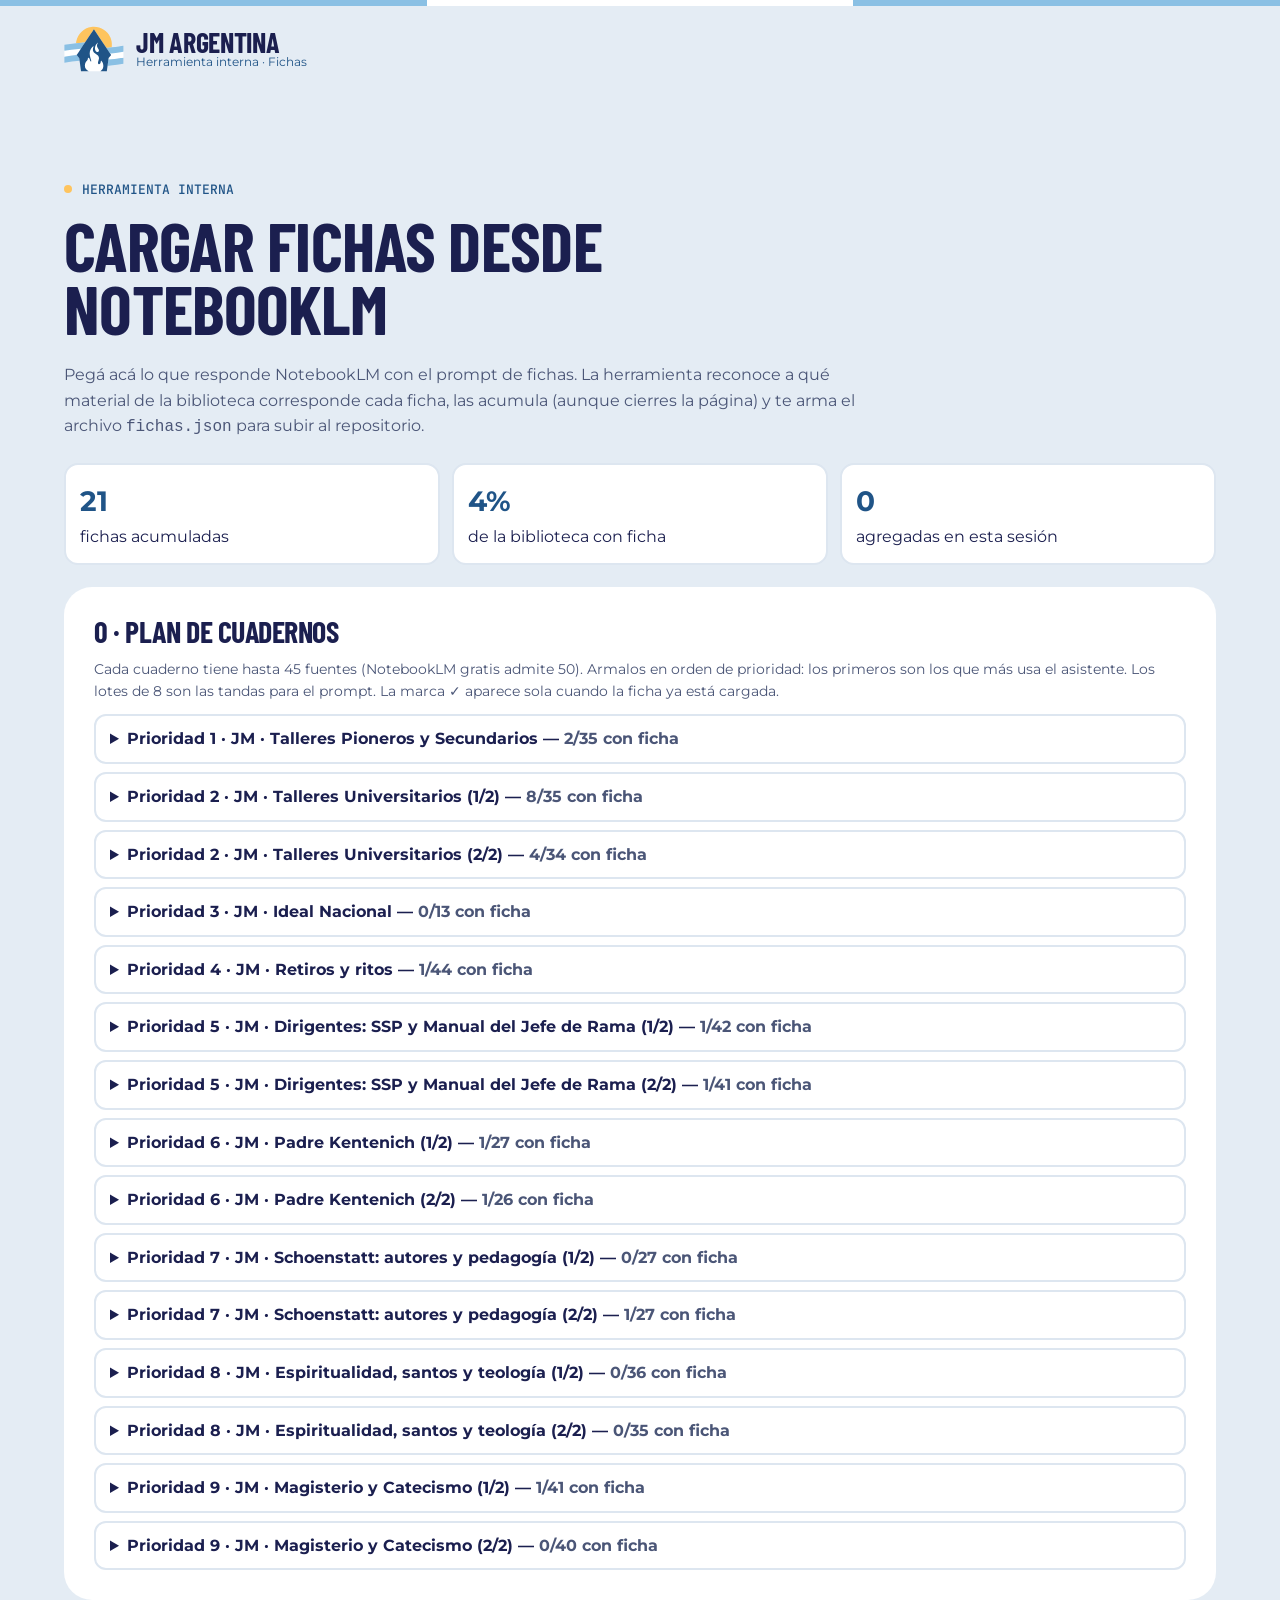
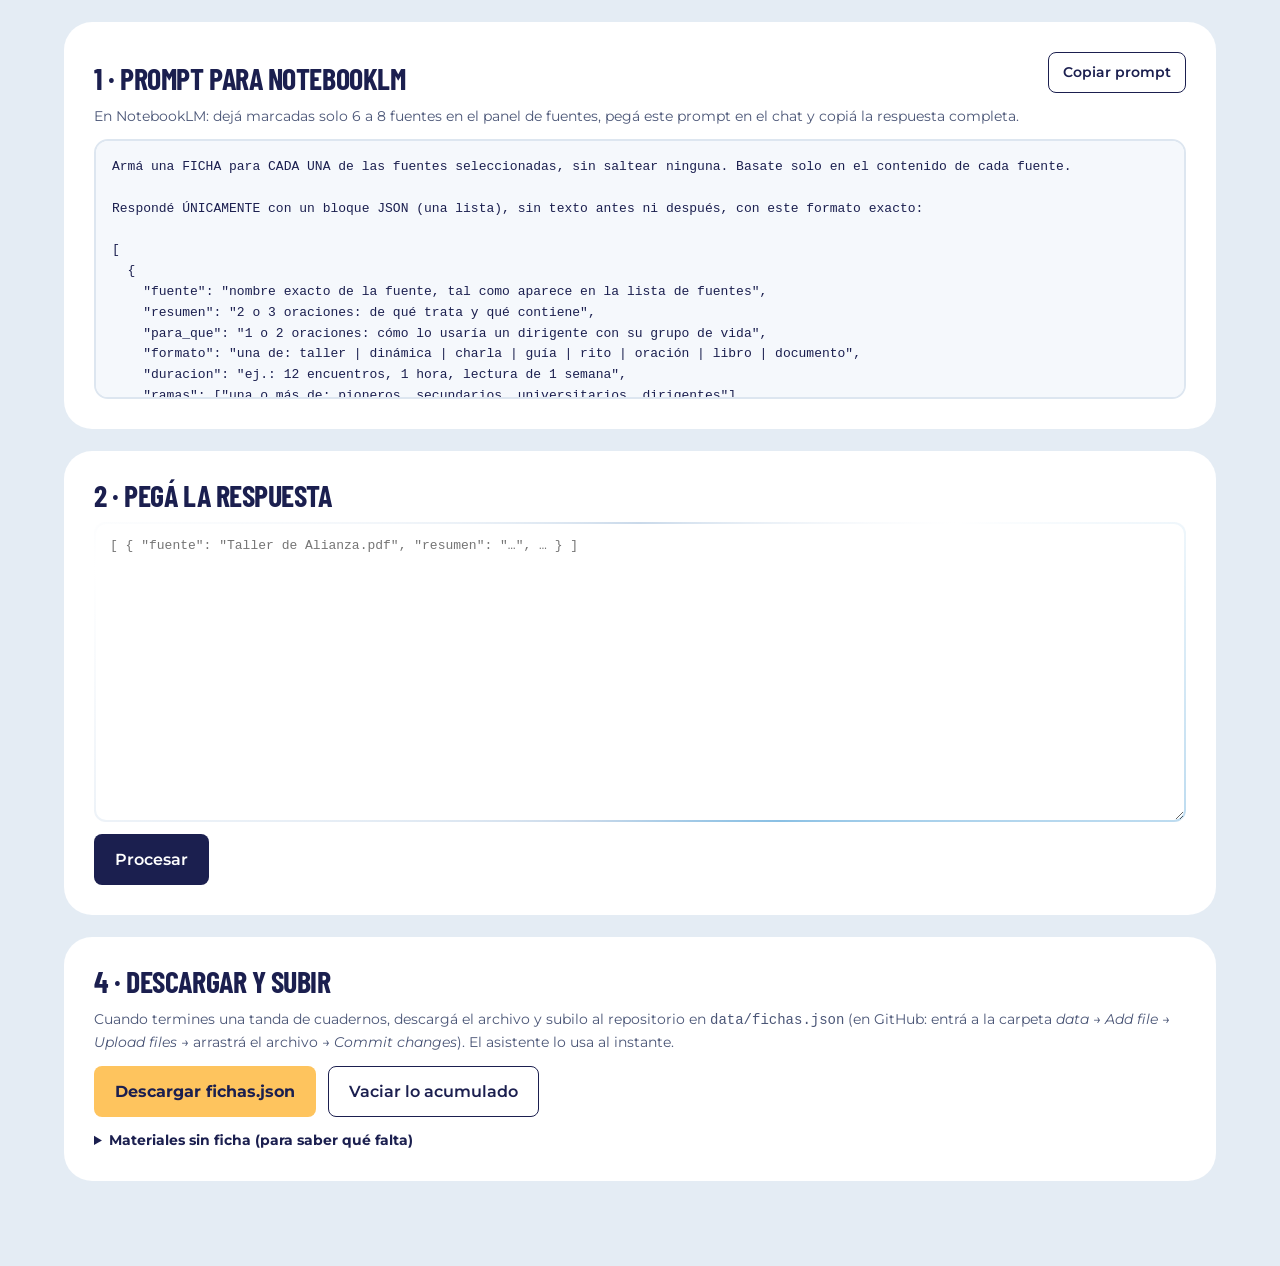
<file: herramientas/fichas.html>
<!doctype html>
<html lang="es">
<head>
<meta charset="utf-8">
<meta name="viewport" content="width=device-width, initial-scale=1">
<title>Cargar fichas · JM Argentina</title>
<meta name="robots" content="noindex">
<link rel="icon" href="../assets/img/jm-simbolo.svg" type="image/svg+xml">
<link href="https://fonts.googleapis.com/css2?family=Montserrat:wght@400;500;600;700;800&display=swap" rel="stylesheet">
<link rel="stylesheet" href="../assets/css/styles.css?v=7">
<link rel="stylesheet" href="../assets/css/editorial.css?v=7">
<link rel="stylesheet" href="../assets/css/inputs.css?v=1">
<style>
  .tool { display: flex; flex-direction: column; gap: 22px; }
  .tool pre { white-space: pre-wrap; background: var(--fondo-2); border: 2px solid var(--linea); border-radius: 14px; padding: 16px; font-size: 13px; max-height: 260px; overflow: auto; margin: 0; }
  .tool textarea.input { min-height: 180px; font-family: ui-monospace, monospace; font-size: 13px; }
  .tbl { width: 100%; border-collapse: collapse; font-size: 14px; background: #fff; }
  .tbl th, .tbl td { text-align: left; vertical-align: top; padding: 10px; border-bottom: 1px solid var(--linea); }
  .tbl th { font-size: 12px; text-transform: uppercase; letter-spacing: .05em; color: var(--gris); }
  .tbl select { width: 100%; min-height: 40px; border: 2px solid var(--linea-2); border-radius: 10px; font: inherit; font-size: 13px; padding: 4px 8px; }
  .ok { color: #1F5C3B; font-weight: 700; }
  .warn { color: #8A2D1A; font-weight: 700; }
  .stat { display: flex; flex-wrap: wrap; gap: 12px; }
  .stat div { flex: 1 1 160px; background: #fff; border: 2px solid var(--linea); border-radius: 14px; padding: 14px; }
  .stat strong { display: block; font-size: 28px; color: var(--azul); }
  .table-wrap { overflow-x: auto; border: 2px solid var(--linea); border-radius: 14px; }
</style>
</head>
<body data-no-sw>
<div class="stripe" aria-hidden="true"><span></span><span></span><span></span></div>
<header class="site-header">
  <div class="container">
    <a class="brand" href="../index.html">
      <img src="../assets/img/jm-simbolo.svg" alt="" width="60" height="46">
      <span class="brand-text"><span class="brand-name">JM ARGENTINA</span><span class="brand-lema">Herramienta interna · Fichas</span></span>
    </a>
  </div>
</header>

<main class="section section--tight">
  <div class="container tool">
    <div class="stack" style="max-width: 820px">
      <p class="eyebrow">Herramienta interna</p>
      <h1 class="h2">Cargar fichas desde NotebookLM</h1>
      <p class="muted">Pegá acá lo que responde NotebookLM con el prompt de fichas. La herramienta reconoce a qué material de la biblioteca corresponde cada ficha, las acumula (aunque cierres la página) y te arma el archivo <code>fichas.json</code> para subir al repositorio.</p>
    </div>

    <div class="stat">
      <div><strong id="stFichas">0</strong>fichas acumuladas</div>
      <div><strong id="stCob">0%</strong>de la biblioteca con ficha</div>
      <div><strong id="stNuevas">0</strong>agregadas en esta sesión</div>
    </div>

    <section class="card stack">
      <h2 class="h3">0 · Plan de cuadernos</h2>
      <p class="small muted">Cada cuaderno tiene hasta 45 fuentes (NotebookLM gratis admite 50). Armalos en orden de prioridad: los primeros son los que más usa el asistente. Los lotes de 8 son las tandas para el prompt. La marca ✓ aparece sola cuando la ficha ya está cargada.</p>
      <div id="plan" class="stack" style="gap: 8px"></div>
    </section>

    <section class="card stack">
      <div class="row between"><h2 class="h3">1 · Prompt para NotebookLM</h2><button class="btn btn--sm btn--outline" id="copyPrompt" type="button">Copiar prompt</button></div>
      <p class="small muted">En NotebookLM: dejá marcadas solo 6 a 8 fuentes en el panel de fuentes, pegá este prompt en el chat y copiá la respuesta completa.</p>
      <pre id="prompt">Cargando…</pre>
    </section>

    <section class="card stack">
      <h2 class="h3">2 · Pegá la respuesta</h2>
      <label class="visually-hidden" for="entrada">Respuesta de NotebookLM</label>
      <textarea class="input" id="entrada" placeholder='[ { "fuente": "Taller de Alianza.pdf", "resumen": "…", … } ]'></textarea>
      <div class="row"><button class="btn btn--primary" id="procesar" type="button">Procesar</button><span id="msgProc" class="small" role="status"></span></div>
    </section>

    <section class="card stack" id="revision" hidden>
      <h2 class="h3">3 · Revisá a qué material corresponde cada ficha</h2>
      <p class="small muted">Si la herramienta no está segura, elegí el material correcto en la lista. Las que queden en “— sin asignar —” no se guardan.</p>
      <div class="table-wrap"><table class="tbl"><thead><tr><th>Fuente en NotebookLM</th><th style="min-width: 280px">Material de la biblioteca</th><th>Resumen</th></tr></thead><tbody id="filas"></tbody></table></div>
      <div class="row"><button class="btn btn--primary" id="guardar" type="button">Guardar estas fichas</button></div>
    </section>

    <section class="card stack">
      <h2 class="h3">4 · Descargar y subir</h2>
      <p class="small muted">Cuando termines una tanda de cuadernos, descargá el archivo y subilo al repositorio en <code>data/fichas.json</code> (en GitHub: entrá a la carpeta <em>data</em> → <em>Add file</em> → <em>Upload files</em> → arrastrá el archivo → <em>Commit changes</em>). El asistente lo usa al instante.</p>
      <div class="row"><button class="btn btn--sun" id="descargar" type="button">Descargar fichas.json</button><button class="btn btn--outline" id="borrar" type="button">Vaciar lo acumulado</button></div>
      <details><summary class="small" style="cursor: pointer; font-weight: 700">Materiales sin ficha (para saber qué falta)</summary><ul id="faltan" class="small" style="columns: 2; margin-top: 10px"></ul></details>
    </section>
  </div>
</main>

<script src="../assets/js/common.js?v=7"></script>
<script>
(function () {
  var norm = JM.norm, el = JM.el;
  var LIB = [], BASE = {}, ACUM = {}, nuevas = 0, pendientes = [];
  var KEY = 'jm-fichas-acumuladas';
  var TEMAS = ['autoconocimiento', 'grupo', 'alianza', 'maria', 'kentenich', 'idealpersonal', 'apostolado', 'liderazgo', 'oracion', 'santos', 'sexualidad', 'iglesia', 'fe', 'ideal'];

  function idDe(url) { var m = /\/d\/([^/?]+)/.exec(url || '') || /folders\/([^/?]+)/.exec(url || ''); return m ? m[1] : url; }
  function limpio(s) { return norm(s).replace(/\.(pdf|docx?|pptx?|ppsx|epub|txt|xlsx?)$/, '').replace(/[^a-z0-9ñ ]+/g, ' ').replace(/\s+/g, ' ').trim(); }
  function guardarLocal() { try { localStorage.setItem(KEY, JSON.stringify(ACUM)); } catch (e) {} }
  function todas() { var o = {}; Object.keys(BASE).forEach(function (k) { o[k] = BASE[k]; }); Object.keys(ACUM).forEach(function (k) { o[k] = ACUM[k]; }); return o; }

  var PLAN = [];
  function renderPlan(t) {
    var box = document.getElementById('plan'); if (!box) return;
    var abiertos = {}; Array.prototype.forEach.call(box.querySelectorAll('details[open]'), function (d) { abiertos[d.getAttribute('data-n')] = true; });
    box.textContent = '';
    PLAN.forEach(function (c, ci) {
      var hechos = c.materiales.filter(function (m) { return t[idDe(m.url)]; }).length;
      var d = el('details', { 'data-n': ci, open: abiertos[ci] || null, style: 'border: 2px solid var(--linea); border-radius: 12px; padding: 10px 14px' }, [
        el('summary', { style: 'cursor: pointer; font-weight: 700' }, [
          'Prioridad ' + c.prioridad + ' · ' + c.cuaderno + ' — ',
          el('span', { class: hechos === c.materiales.length ? 'ok' : 'muted', text: hechos + '/' + c.materiales.length + ' con ficha' })
        ]),
        el('p', { class: 'small muted', style: 'margin: 8px 0', text: 'En Drive: ' + c.carpetas })
      ]);
      var ol = el('ol', { class: 'small', style: 'margin: 0; padding-left: 22px; display: flex; flex-direction: column; gap: 3px' });
      c.materiales.forEach(function (m, i) {
        if (i % 8 === 0) ol.appendChild(el('li', { style: 'list-style: none; margin: 8px 0 2px -22px; font-weight: 800; color: var(--azul)', text: 'Lote ' + (i / 8 + 1) }));
        var ok = !!t[idDe(m.url)];
        ol.appendChild(el('li', null, [el('span', { class: ok ? 'ok' : '', text: (ok ? '✓ ' : '') }), el('a', { href: m.url, target: '_blank', rel: 'noopener', text: m.titulo }), el('span', { class: 'muted', text: ' · ' + m.formato })]));
      });
      d.appendChild(ol);
      box.appendChild(d);
    });
  }

  function stats() {
    var t = todas(), n = Object.keys(t).length;
    document.getElementById('stFichas').textContent = n;
    var con = LIB.filter(function (m) { return t[idDe(m.url)]; }).length;
    document.getElementById('stCob').textContent = LIB.length ? Math.round(con / LIB.length * 100) + '%' : '0%';
    document.getElementById('stNuevas').textContent = nuevas;
    renderPlan(t);
    var ul = document.getElementById('faltan'); ul.textContent = '';
    LIB.filter(function (m) { return !t[idDe(m.url)]; }).forEach(function (m) { ul.appendChild(el('li', { text: m.titulo + ' — ' + m.carpeta.split(' / ').slice(-1)[0] })); });
  }

  // Busca objetos JSON dentro del texto pegado (con o sin ```json, en lista o sueltos).
  function extraer(txt) {
    txt = txt.replace(/```(json)?/g, '');
    var out = [], depth = 0, start = -1, inStr = false, esc = false;
    for (var i = 0; i < txt.length; i++) {
      var ch = txt[i];
      if (inStr) { if (esc) esc = false; else if (ch === '\\') esc = true; else if (ch === '"') inStr = false; continue; }
      if (ch === '"') inStr = true;
      else if (ch === '{') { if (depth === 0) start = i; depth++; }
      else if (ch === '}') { depth--; if (depth === 0 && start >= 0) { try { var o = JSON.parse(txt.slice(start, i + 1)); if (o.fuente || o.titulo) out.push(o); } catch (e) {} start = -1; } }
    }
    return out;
  }

  function candidatos(fuente) {
    var q = limpio(fuente), qs = q.split(' ').filter(function (w) { return w.length > 2; });
    return LIB.map(function (m) {
      var t = m._l;
      if (t === q) return { m: m, s: 100 };
      var ts = t.split(' ').filter(function (w) { return w.length > 2; });
      var inter = qs.filter(function (w) { return ts.indexOf(w) !== -1; }).length;
      var s = inter / Math.max(1, Math.max(qs.length, ts.length)) * 90;
      if (t.indexOf(q) !== -1 || q.indexOf(t) !== -1) s = Math.max(s, 80);
      return { m: m, s: s };
    }).filter(function (c) { return c.s > 20; }).sort(function (a, b) { return b.s - a.s; }).slice(0, 6);
  }

  function normFicha(o, m) {
    var f = {
      titulo: m.titulo, url: m.url,
      resumen: String(o.resumen || '').trim(), para_que: String(o.para_que || '').trim(),
      formato: String(o.formato || '').trim(), duracion: String(o.duracion || '').trim(),
      ramas: (o.ramas || []).map(function (r) { return norm(r).trim(); }).filter(function (r) { return /^(pioneros|secundarios|universitarios|dirigentes)$/.test(r); }),
      etapas: (o.etapas || []).map(Number).filter(function (n) { return n >= 1 && n <= 4; }),
      temas: (o.temas || []).map(function (t) { return norm(t).replace(/\s+/g, ''); }).filter(function (t) { return TEMAS.indexOf(t) !== -1; }),
      utilidad: Math.min(3, Math.max(1, Number(o.utilidad) || 2)),
      cita: String(o.cita || '').trim(),
      fuente: 'NotebookLM'
    };
    return f;
  }

  document.getElementById('procesar').addEventListener('click', function () {
    var objs = extraer(document.getElementById('entrada').value);
    var msg = document.getElementById('msgProc');
    if (!objs.length) { msg.innerHTML = '<span class="warn">No encontré fichas en el texto. Revisá que hayas copiado la respuesta completa.</span>'; return; }
    pendientes = objs;
    var tb = document.getElementById('filas'); tb.textContent = '';
    objs.forEach(function (o, i) {
      var c = candidatos(o.fuente || o.titulo || '');
      var sel = el('select', { 'data-i': i, 'aria-label': 'Material para ' + (o.fuente || '') });
      sel.appendChild(el('option', { value: '', text: '— sin asignar —' }));
      c.forEach(function (x) { sel.appendChild(el('option', { value: idDe(x.m.url), text: x.m.titulo + ' · ' + x.m.carpeta.split(' / ').slice(-1)[0] })); });
      if (c[0] && c[0].s >= 60) sel.value = idDe(c[0].m.url);
      var estado = c[0] && c[0].s >= 60 ? el('span', { class: 'ok small', text: '✓ reconocido' }) : el('span', { class: 'warn small', text: 'elegí el material' });
      tb.appendChild(el('tr', null, [
        el('td', null, [el('strong', { text: o.fuente || o.titulo || '(sin nombre)' }), el('br'), estado]),
        el('td', null, [sel]),
        el('td', { class: 'small', text: (o.resumen || '').slice(0, 220) })
      ]));
    });
    document.getElementById('revision').hidden = false;
    msg.innerHTML = '<span class="ok">' + objs.length + ' fichas encontradas.</span>';
  });

  document.getElementById('guardar').addEventListener('click', function () {
    var n = 0;
    Array.prototype.forEach.call(document.querySelectorAll('#filas select'), function (s) {
      if (!s.value) return;
      var m = LIB.filter(function (x) { return idDe(x.url) === s.value; })[0];
      if (!m) return;
      ACUM[s.value] = normFicha(pendientes[+s.getAttribute('data-i')], m);
      n++;
    });
    nuevas += n; guardarLocal(); stats();
    document.getElementById('revision').hidden = true;
    document.getElementById('entrada').value = '';
    document.getElementById('msgProc').innerHTML = '<span class="ok">Guardadas ' + n + ' fichas. Pegá la próxima tanda.</span>';
  });

  document.getElementById('descargar').addEventListener('click', function () {
    var t = todas();
    var data = { nota: 'Fichas de materiales. Se vinculan con la biblioteca por la url de Drive. Se generan con herramientas/fichas.html a partir de NotebookLM.', actualizado: new Date().toISOString().slice(0, 10), fichas: Object.keys(t).map(function (k) { return t[k]; }) };
    var blob = new Blob([JSON.stringify(data, null, 1)], { type: 'application/json' });
    var a = el('a', { href: URL.createObjectURL(blob), download: 'fichas.json' });
    document.body.appendChild(a); a.click(); a.remove();
  });
  document.getElementById('borrar').addEventListener('click', function () {
    if (!window.confirm('¿Vaciar las fichas acumuladas en este navegador? Las que ya están en el repositorio no se borran.')) return;
    ACUM = {}; nuevas = 0; guardarLocal(); stats();
  });
  document.getElementById('copyPrompt').addEventListener('click', function () {
    var b = this; navigator.clipboard.writeText(document.getElementById('prompt').textContent).then(function () { b.textContent = '¡Copiado!'; setTimeout(function () { b.textContent = 'Copiar prompt'; }, 1500); });
  });

  try { ACUM = JSON.parse(localStorage.getItem(KEY) || '{}') || {}; } catch (e) { ACUM = {}; }
  Promise.all([
    fetch('../data/biblioteca.json').then(function (r) { return r.json(); }),
    fetch('../data/fichas.json').then(function (r) { return r.ok ? r.json() : { fichas: [] }; }).catch(function () { return { fichas: [] }; }),
    fetch('prompt-fichas.txt').then(function (r) { return r.text(); }),
    fetch('plan-cuadernos.json').then(function (r) { return r.json(); })
  ]).then(function (res) {
    PLAN = res[3].cuadernos;
    LIB = res[0].materiales.filter(function (m) { return m.acceso !== 'no-publicar'; });
    LIB.forEach(function (m) { m._l = limpio(m.titulo); });
    (res[1].fichas || []).forEach(function (f) { BASE[idDe(f.url)] = f; });
    document.getElementById('prompt').textContent = res[2];
    stats();
  });
})();
</script>
</body>
</html>
</file>
<file: assets/css/styles.css>
/* =========================================================
   JM Argentina — estilos del sitio
   Paleta y tipografía según el Manual del Símbolo (julio 2024)
   ========================================================= */

:root {
  /* Paleta oficial */
  --azul: #205487;
  --celeste: #8AC0E4;
  --amarillo: #FEC45E;
  --noche: #1B1F4F;

  /* Derivados */
  --noche-2: #262B63;
  --noche-3: #3A4185;
  --tinta: #1B1F4F;
  --tinta-2: #2E3A5E;
  --gris: #4B5677;
  --linea: #DDE6F0;
  --linea-2: #C9D9EA;
  --celeste-suave: #EEF5FB;
  --celeste-medio: #DCEBF7;
  --amarillo-suave: #FFF4DC;
  --amarillo-texto: #5C4300;
  --fondo: #FFFFFF;
  --fondo-2: #F5F8FC;
  --texto-claro: #C5CCE6;

  --radio: 14px;
  --radio-lg: 20px;
  --ancho: 1200px;
  --fuente: 'Montserrat', 'Gotham', system-ui, sans-serif;
}

*, *::before, *::after { box-sizing: border-box; }
html { scroll-behavior: smooth; }
@media (prefers-reduced-motion: reduce) { html { scroll-behavior: auto; } * { transition: none !important; } }
body {
  margin: 0;
  font-family: var(--fuente);
  font-size: 16px;
  line-height: 1.6;
  color: var(--tinta);
  background: var(--fondo);
  -webkit-font-smoothing: antialiased;
}
img { max-width: 100%; height: auto; display: block; }
a { color: var(--azul); }
a:hover { color: var(--noche); }
:focus-visible { outline: 3px solid var(--amarillo); outline-offset: 2px; border-radius: 6px; }
h1, h2, h3 { line-height: 1.12; letter-spacing: -0.015em; margin: 0; font-weight: 800; }
p { margin: 0; }
.visually-hidden { position: absolute !important; width: 1px; height: 1px; overflow: hidden; clip: rect(0 0 0 0); white-space: nowrap; }
.skip-link { position: absolute; left: 12px; top: -60px; background: var(--amarillo); color: var(--noche); padding: 10px 16px; border-radius: 10px; font-weight: 700; z-index: 100; }
.skip-link:focus { top: 12px; }

.container { max-width: var(--ancho); margin: 0 auto; padding: 0 24px; }
.container--wide { max-width: 1280px; }

/* ---------- Encabezado ---------- */
.stripe { height: 6px; display: grid; grid-template-columns: repeat(3, 1fr); }
.stripe span:nth-child(odd) { background: var(--celeste); }
.stripe span:nth-child(2) { background: #fff; }

.site-header { background: #fff; border-bottom: 1px solid var(--linea); position: relative; z-index: 20; }
.site-header .container { display: flex; align-items: center; gap: 20px; padding-top: 12px; padding-bottom: 12px; flex-wrap: wrap; }
.brand { display: flex; align-items: center; gap: 12px; text-decoration: none; margin-right: auto; }
.brand img { width: 60px; height: 46px; }
.brand-text { display: flex; flex-direction: column; line-height: 1.15; }
.brand-name { font-weight: 800; font-size: 19px; color: var(--azul); letter-spacing: 0.01em; }
.brand-lema { font-size: 12px; color: var(--azul); }

.nav { display: flex; flex-wrap: wrap; gap: 2px; }
.nav a { padding: 12px 14px; border-radius: 10px; text-decoration: none; font-weight: 600; font-size: 15px; color: var(--tinta); }
.nav a:hover { background: var(--fondo-2); }
.nav a[aria-current="page"] { background: var(--celeste-suave); color: var(--azul); font-weight: 700; }
.nav-toggle { display: none; min-height: 44px; padding: 8px 14px; border: 2px solid var(--linea-2); border-radius: 10px; background: #fff; color: var(--azul); font: inherit; font-weight: 700; cursor: pointer; }

@media (max-width: 1180px) {
  .nav-toggle { display: inline-flex; align-items: center; }
  .nav { display: none; width: 100%; flex-direction: column; padding-top: 8px; }
  .nav.is-open { display: flex; }
}

/* ---------- Tipografía utilitaria ---------- */
.eyebrow { font-weight: 700; font-size: 13px; letter-spacing: 0.14em; text-transform: uppercase; color: var(--azul); }
.eyebrow--sun { color: var(--amarillo); }
.eyebrow--celeste { color: var(--celeste); }
.h1 { font-size: clamp(36px, 5vw, 56px); line-height: 1.04; letter-spacing: -0.02em; }
.h2 { font-size: clamp(28px, 3.4vw, 36px); }
.h3 { font-size: 22px; }
.lead { font-size: 18px; color: var(--gris); max-width: 680px; }
.muted { color: var(--gris); }
.small { font-size: 14px; }
.stack { display: flex; flex-direction: column; gap: 12px; }
.stack-lg { display: flex; flex-direction: column; gap: 24px; }
.row { display: flex; flex-wrap: wrap; gap: 12px; align-items: center; }
.between { justify-content: space-between; align-items: flex-end; }

/* ---------- Secciones ---------- */
.section { padding: 72px 0; }
.section--tight { padding: 48px 0; }
.section--tint { background: var(--fondo-2); }
.section--celeste { background: var(--celeste-suave); }
.section--navy { background: var(--noche); color: #fff; }
.section--azul { background: var(--azul); color: #fff; }
.section--navy .lead, .section--azul .lead { color: var(--texto-claro); }

.grid { display: grid; gap: 20px; grid-template-columns: repeat(auto-fit, minmax(280px, 1fr)); }
.grid--sm { grid-template-columns: repeat(auto-fit, minmax(220px, 1fr)); gap: 14px; }
.split { display: flex; flex-wrap: wrap; gap: 48px; align-items: center; }
.split > .grow { flex: 999 1 520px; min-width: 0; }
.split > .side { flex: 1 1 320px; min-width: 0; }

/* ---------- Botones ---------- */
.btn { display: inline-flex; align-items: center; justify-content: center; gap: 8px; min-height: 48px; padding: 12px 20px; border-radius: var(--radio); font: inherit; font-weight: 700; font-size: 16px; text-decoration: none; cursor: pointer; border: 2px solid transparent; transition: transform .15s ease, background .15s ease; }
.btn:hover { transform: translateY(-1px); }
.btn--primary { background: var(--azul); color: #fff; }
.btn--primary:hover { background: #18456f; color: #fff; }
.btn--sun { background: var(--amarillo); color: var(--noche); font-weight: 800; }
.btn--sun:hover { background: #f5b640; color: var(--noche); }
.btn--outline { border-color: var(--azul); color: var(--azul); background: #fff; }
.btn--ghost { border-color: var(--celeste); color: #fff; background: transparent; }
.btn--ghost:hover { color: #fff; background: rgba(255,255,255,.06); }
.btn--sm { min-height: 40px; padding: 8px 14px; font-size: 14px; border-radius: 10px; }

/* Pastillas seleccionables */
.pill { min-height: 44px; padding: 10px 16px; border-radius: 999px; font: inherit; font-weight: 700; font-size: 14px; cursor: pointer; background: #fff; color: var(--azul); border: 2px solid var(--linea-2); }
.pill[aria-checked="true"], .pill[aria-selected="true"], .pill.is-active { background: var(--azul); color: #fff; border-color: var(--azul); }
.chip { display: inline-flex; align-items: center; min-height: 36px; padding: 6px 14px; border-radius: 999px; font: inherit; font-weight: 600; font-size: 14px; background: var(--celeste-suave); color: var(--azul); border: 0; text-decoration: none; cursor: pointer; text-align: left; }
.chip.is-active { background: var(--amarillo); color: var(--noche); }
.tag { display: inline-block; padding: 4px 10px; border-radius: 999px; font-size: 12px; font-weight: 700; white-space: nowrap; }
.tag--azul { background: var(--azul); color: #fff; }
.tag--celeste { background: var(--celeste-medio); color: var(--azul); }
.tag--sun { background: var(--amarillo); color: var(--noche); }
.tag--suave { background: var(--celeste-suave); color: var(--azul); }
.tag--verde { background: #E2F0E8; color: #1F5C3B; }
.tag--crema { background: var(--amarillo-suave); color: var(--amarillo-texto); }
.tag--lila { background: #F2EEF7; color: #4A3A6B; }
.tag--rojo { background: #FCE8E4; color: #8A2D1A; }

/* ---------- Tarjetas ---------- */
.card { background: #fff; border: 2px solid var(--linea); border-radius: var(--radio-lg); padding: 26px; display: flex; flex-direction: column; gap: 12px; text-decoration: none; color: var(--tinta); }
a.card:hover { border-color: var(--celeste); color: var(--tinta); }
.card--tint { background: var(--celeste-suave); border-color: transparent; }
.card--sun { background: var(--amarillo-suave); border-color: transparent; }
.card--navy { background: var(--noche); color: #fff; border-color: transparent; }
.card--navy2 { background: var(--noche-2); color: #fff; border-color: var(--noche-3); }
.card--dashed { border-style: dashed; border-color: var(--linea-2); }
.card h3 { font-size: 22px; }
.card .num { font-size: 13px; font-weight: 800; color: var(--azul); letter-spacing: .1em; }
.list-plain { margin: 0; padding: 0; list-style: none; display: flex; flex-direction: column; gap: 8px; }
.list-plain li { padding: 11px 14px; background: var(--celeste-suave); border-radius: 12px; font-weight: 600; font-size: 15px; display: flex; justify-content: space-between; gap: 8px; }

/* ---------- Hero ---------- */
.hero { padding: 64px 0 24px; }
.hero-symbol { display: flex; flex-direction: column; align-items: center; gap: 12px; text-align: center; text-decoration: none; padding: 24px; }
.hero-symbol img { width: 300px; }
.lockup-name { font-weight: 800; font-size: 30px; color: var(--azul); letter-spacing: .01em; line-height: 1.1; }
.lockup-lema { font-size: 18px; color: var(--azul); line-height: 1.3; }
.waves { display: block; width: 100%; height: 96px; }
.waves path { fill: var(--celeste); }

.stage-picker { display: grid; grid-template-columns: repeat(auto-fit, minmax(150px, 1fr)); gap: 10px; }
.stage-picker a { padding: 14px 16px; border-radius: var(--radio); border: 2px solid var(--linea-2); text-decoration: none; color: var(--tinta); display: flex; flex-direction: column; gap: 2px; }
.stage-picker a:hover { border-color: var(--azul); }
.stage-picker span { font-size: 12px; font-weight: 700; color: var(--azul); }
.stage-picker strong { font-size: 15px; }

.search { display: flex; flex-wrap: wrap; gap: 8px; }
.input { flex: 1 1 300px; min-width: 0; height: 54px; padding: 0 18px; font: inherit; font-size: 16px; border: 2px solid var(--linea-2); border-radius: var(--radio); background: #fff; color: var(--tinta); }
.input:focus { border-color: var(--azul); outline: none; box-shadow: 0 0 0 3px var(--celeste-medio); }
textarea.input { height: auto; padding: 12px 14px; resize: vertical; }

/* ---------- Pasos / etapas ---------- */
.steps { margin: 0; padding: 0; list-style: none; display: grid; grid-template-columns: repeat(auto-fit, minmax(220px, 1fr)); gap: 20px; }
.steps li { border-top: 4px solid var(--celeste); padding-top: 16px; display: flex; flex-direction: column; gap: 6px; }
.steps li.is-sun { border-top-color: var(--amarillo); }
.steps .label { font-size: 13px; font-weight: 700; color: var(--celeste); }
.steps li.is-sun .label { color: var(--amarillo); }
.steps strong { font-size: 20px; font-weight: 800; }
.steps p { color: var(--texto-claro); font-size: 15px; }

.stage-card { text-decoration: none; color: var(--tinta); border-radius: 18px; padding: 20px; border-top: 5px solid var(--celeste); background: var(--fondo-2); display: flex; flex-direction: column; gap: 6px; }
.stage-card.is-sun { border-top-color: var(--amarillo); }
.stage-card span { font-size: 13px; font-weight: 700; color: var(--azul); }
.stage-card strong { font-size: 19px; }
.stage-card em { font-style: normal; font-size: 14px; color: var(--gris); }

/* ---------- Diagnóstico ---------- */
.diag { display: flex; flex-wrap: wrap; gap: 24px; align-items: flex-start; }
.diag-form { flex: 999 1 560px; min-width: 0; }
.diag-side { flex: 1 1 380px; min-width: 0; display: flex; flex-direction: column; gap: 14px; position: sticky; top: 16px; }
@media (max-width: 960px) { .diag-side { position: static; } }
.question { padding: 14px 0; border-top: 1px solid #EEF2F7; display: flex; flex-direction: column; gap: 8px; border-left: 0; border-right: 0; border-bottom: 0; margin: 0; }
.question legend { float: left; width: 100%; padding: 0; font-size: 15px; font-weight: 600; display: flex; gap: 10px; align-items: baseline; }
.question legend b { flex: 0 0 auto; font-size: 12px; color: var(--azul); }
.question legend + * { clear: both; }
.bar { display: block; height: 8px; border-radius: 999px; background: var(--noche-3); overflow: hidden; }
.bar > span { display: block; height: 100%; border-radius: 999px; transition: width .3s ease; }
.result-goal { padding: 14px 16px; border-radius: var(--radio); background: var(--amarillo); color: var(--noche); display: flex; flex-direction: column; gap: 2px; }
.result-goal small { font-size: 12px; font-weight: 800; text-transform: uppercase; letter-spacing: .06em; }

.mat-card { background: #fff; border: 2px solid var(--linea); border-radius: 18px; padding: 18px; display: flex; flex-direction: column; gap: 8px; }
.mat-card .kind { font-size: 12px; font-weight: 700; color: var(--gris); text-transform: uppercase; letter-spacing: .06em; }
.mat-card strong { font-size: 16px; line-height: 1.3; }
.mat-card p { color: var(--tinta-2); font-size: 14px; }
.mat-card .btn { align-self: flex-start; margin-top: auto; }

.tabs { display: flex; flex-wrap: wrap; gap: 8px; }
.tab { min-height: 44px; padding: 10px 18px; border-radius: 12px; font: inherit; font-weight: 800; font-size: 15px; cursor: pointer; background: #fff; color: var(--noche); border: 2px solid var(--linea-2); }
.tab[aria-selected="true"] { background: var(--noche); color: #fff; border-color: var(--noche); }

/* ---------- Texto largo ---------- */
.reading { display: flex; flex-wrap: wrap; gap: 48px; }
.reading aside { flex: 1 1 240px; min-width: 0; max-width: 280px; display: flex; flex-direction: column; gap: 10px; align-self: flex-start; position: sticky; top: 16px; }
@media (max-width: 860px) { .reading aside { position: static; max-width: none; } }
.reading aside nav { display: flex; flex-direction: column; gap: 2px; font-size: 15px; }
.reading aside nav a { padding: 8px 10px; border-radius: 8px; text-decoration: none; font-weight: 600; }
.reading aside nav a:hover { background: var(--celeste-suave); }
.prose { flex: 999 1 560px; min-width: 0; max-width: 760px; font-size: 17px; line-height: 1.75; display: flex; flex-direction: column; gap: 18px; }
.prose h3 { margin-top: 16px; font-size: 24px; color: var(--azul); scroll-margin-top: 20px; }
.prose p { scroll-margin-top: 20px; }
.prose blockquote { margin: 0; padding: 16px 20px; border-radius: var(--radio); background: var(--celeste-suave); font-style: italic; }
.prose mark { background: #FFE3A3; color: var(--noche); padding: 0 3px; border-radius: 4px; }

/* ---------- Biblioteca ---------- */
.lib { display: flex; flex-wrap: wrap; gap: 28px; align-items: flex-start; }
.lib-index { flex: 1 1 280px; min-width: 0; max-width: 340px; background: #fff; border: 2px solid var(--linea); border-radius: var(--radio-lg); padding: 14px; font-size: 14px; }
@media (max-width: 860px) { .lib-index { max-width: none; } }
.lib-index button { display: flex; justify-content: space-between; gap: 8px; width: 100%; text-align: left; min-height: 40px; align-items: center; margin-top: 2px; padding: 8px 10px; border: 0; border-radius: 10px; font: inherit; font-size: 14px; cursor: pointer; background: transparent; color: var(--tinta-2); }
.lib-index button:hover { background: var(--fondo-2); }
.lib-index button.lvl-1 { font-weight: 800; font-size: 15px; color: var(--tinta); }
.lib-index button.in-branch { background: var(--celeste-suave); font-weight: 700; color: var(--tinta); }
.lib-index button[aria-current="true"] { background: var(--azul); color: #fff; font-weight: 700; }
.lib-index .count { font-weight: 600; opacity: .75; flex: 0 0 auto; }
.lib-main { flex: 999 1 560px; min-width: 0; display: flex; flex-direction: column; gap: 18px; }
.lib-list { background: #fff; border: 2px solid var(--linea); border-radius: var(--radio-lg); overflow: hidden; }
.lib-row { display: flex; flex-wrap: wrap; gap: 10px 16px; padding: 14px 20px; border-top: 1px solid #EEF2F7; align-items: center; }
.lib-row:first-child { border-top: 0; }
.lib-ext { flex: 0 0 48px; height: 40px; border-radius: 10px; background: var(--celeste-suave); color: var(--azul); font-size: 11px; font-weight: 800; display: flex; align-items: center; justify-content: center; }
.lib-title { flex: 1 1 320px; min-width: 0; display: flex; flex-direction: column; gap: 2px; }
.lib-title strong { font-size: 15px; }
.lib-title span { font-size: 12px; color: var(--gris); }
.lib-empty { padding: 28px 22px; color: var(--gris); }

/* ---------- Historia ---------- */
.timeline { margin: 8px 0 0 10px; padding: 0; list-style: none; border-left: 4px solid var(--celeste); }
.timeline li { position: relative; padding: 0 0 28px 32px; display: flex; flex-wrap: wrap; gap: 8px 20px; }
.timeline li::before { content: ""; position: absolute; left: -14px; top: 4px; width: 24px; height: 24px; border-radius: 50%; border: 4px solid #fff; background: var(--azul); }
.timeline li.is-key::before { background: var(--amarillo); }
.timeline .year { flex: 0 0 132px; font-weight: 800; font-size: 18px; color: var(--azul); }
.timeline .body { flex: 1 1 420px; min-width: 0; display: flex; flex-direction: column; gap: 4px; }
.timeline .body strong { font-size: 18px; font-weight: 700; }
.timeline .body p { color: var(--gris); font-size: 15px; }
.morph { display: flex; flex-wrap: wrap; gap: 32px; align-items: stretch; }
.morph-img { flex: 1 1 380px; min-width: 0; background: #fff; border: 2px solid var(--linea); border-radius: 24px; padding: 32px; display: flex; align-items: center; justify-content: center; }
.morph-img img { width: 360px; }
.morph-info { flex: 1 1 420px; min-width: 0; display: flex; flex-direction: column; gap: 18px; }
.morph-tabs { display: grid; grid-template-columns: repeat(2, 1fr); gap: 10px; }
.swatch { flex: 1 1 140px; display: flex; align-items: center; gap: 10px; padding: 10px; border: 2px solid var(--linea); border-radius: var(--radio); font-size: 13px; line-height: 1.3; }
.swatch i { width: 36px; height: 36px; border-radius: 10px; display: block; }
.prayer { font-size: clamp(19px, 2.3vw, 24px); line-height: 1.6; font-weight: 500; font-style: italic; text-align: center; display: flex; flex-direction: column; gap: 22px; }

/* ---------- Pie ---------- */
.site-footer { background: var(--azul); color: #fff; }
.site-footer .container { padding-top: 36px; padding-bottom: 36px; display: flex; flex-wrap: wrap; gap: 24px; justify-content: space-between; align-items: center; }
.site-footer a { color: #fff; font-weight: 600; font-size: 14px; }
.site-footer .brand-name, .site-footer .brand-lema { color: #fff; }
.site-footer .brand-lema { color: var(--celeste-medio); }
.footer-links { display: flex; flex-wrap: wrap; gap: 20px; }

/* ---------- Itinerario: texto justificado + herramienta lateral ---------- */
.prose p, .prose blockquote { text-align: justify; hyphens: auto; -webkit-hyphens: auto; }
.reading--3 { display: grid; grid-template-columns: 230px minmax(0, 1fr) 300px; gap: 44px; align-items: start; }
.reading--3 .prose { max-width: 760px; }
.reading--3 aside { max-width: none; }
.side-tool { position: sticky; top: 16px; display: flex; flex-direction: column; gap: 14px; }
.side-result { padding: 12px 14px; border-radius: 12px; background: var(--noche-2); font-size: 14px; display: flex; flex-direction: column; gap: 4px; }
.side-result strong { color: var(--amarillo); }
.fab { display: none; }
@media (max-width: 1100px) {
  .reading--3 { grid-template-columns: 1fr; gap: 28px; }
  .reading--3 aside { position: static; }
  .side-tool { display: none; }
  .fab { display: inline-flex; position: fixed; left: 16px; bottom: 16px; z-index: 30; min-height: 52px; padding: 12px 20px; border-radius: 999px; border: 0; background: var(--amarillo); color: var(--noche); font: inherit; font-weight: 800; font-size: 15px; box-shadow: 0 8px 24px rgba(27, 31, 79, .28); cursor: pointer; }
}
@media print { .side-tool, .fab, .reading aside { display: none !important; } .reading--3 { display: block; } }

/* ---------- Ventana modal ---------- */
.modal { width: min(1200px, calc(100vw - 24px)); max-height: calc(100vh - 24px); padding: 0; border: 0; border-radius: 24px; background: var(--fondo-2); color: var(--tinta); box-shadow: 0 24px 64px rgba(27, 31, 79, .35); }
.modal::backdrop { background: rgba(27, 31, 79, .55); }
.modal-inner { padding: 28px; display: flex; flex-direction: column; gap: 24px; }
@media (max-width: 600px) { .modal { width: 100vw; max-width: 100vw; max-height: 100vh; height: 100vh; border-radius: 0; margin: 0; } .modal-inner { padding: 20px 16px; } }
.modal-close { width: 44px; height: 44px; border-radius: 12px; border: 2px solid var(--linea-2); background: #fff; color: var(--noche); font: inherit; font-size: 18px; font-weight: 800; cursor: pointer; flex: 0 0 auto; }
.modal-close:hover { background: var(--celeste-suave); }
body.has-modal { overflow: hidden; }
.modal .container { padding: 0; max-width: none; }

/* ---------- Historia: oración, fichas y estrategias ---------- */
.prayer-card { max-width: 640px; margin: 0 auto; display: flex; flex-direction: column; align-items: center; gap: 22px; text-align: center; padding: 8px 0; }
.prayer strong { font-style: normal; font-weight: 800; color: var(--amarillo); }
.prayer-amen { font-style: normal; font-weight: 800; letter-spacing: .12em; text-transform: uppercase; font-size: 16px; color: var(--celeste); }
.prayer-card::after { content: ""; width: 80px; height: 3px; border-radius: 3px; background: var(--amarillo); }

.hito-btn { all: unset; box-sizing: border-box; cursor: pointer; flex: 1 1 420px; min-width: 0; display: flex; flex-direction: column; gap: 4px; padding: 10px 14px; margin: -10px -14px; border-radius: 14px; transition: background .15s ease; }
.hito-btn:hover { background: var(--celeste-suave); }
.hito-btn:focus-visible { outline: 3px solid var(--amarillo); }
.hito-btn strong { font-size: 18px; font-weight: 700; }
.hito-resumen { color: var(--gris); font-size: 15px; }
.hito-mas { font-size: 13px; font-weight: 700; color: var(--azul); }

.modal--ficha { width: min(760px, calc(100vw - 24px)); background: #fff; }
.ficha-anio { font-weight: 800; font-size: 18px; color: var(--azul); }
.ficha-body { max-width: none; font-size: 16px; gap: 14px; }
.ficha-body ul { margin: 0; padding-left: 22px; display: flex; flex-direction: column; gap: 6px; }
.ficha-bloque { padding: 14px 16px; border-radius: var(--radio); background: var(--fondo-2); display: flex; flex-direction: column; gap: 6px; }
.ficha-bloque strong { color: var(--azul); }
.ficha-nav { border-top: 1px solid var(--linea); padding-top: 16px; gap: 10px; }
.ficha-nav .btn { max-width: 48%; white-space: normal; text-align: center; }
.ficha-nav .btn:disabled { opacity: .35; cursor: default; transform: none; }

.estrategias { display: flex; flex-direction: column; gap: 12px; }
.estrategia { border-radius: var(--radio-lg); background: var(--noche); border: 2px solid transparent; }
.estrategia[open] { border-color: var(--amarillo); }
.estrategia summary { list-style: none; cursor: pointer; display: flex; align-items: center; gap: 16px; padding: 18px 22px; }
.estrategia summary::-webkit-details-marker { display: none; }
.estrategia summary::after { content: "+"; margin-left: auto; font-size: 26px; font-weight: 700; color: var(--amarillo); line-height: 1; }
.estrategia[open] summary::after { content: "–"; }
.est-num { flex: 0 0 44px; height: 44px; border-radius: 50%; background: var(--amarillo); color: var(--noche); font-weight: 800; font-size: 18px; display: flex; align-items: center; justify-content: center; }
.est-head { display: flex; flex-direction: column; }
.est-head strong { font-size: 20px; }
.est-head span { color: var(--texto-claro); font-size: 15px; font-style: italic; }
.est-body { padding: 0 22px 22px 82px; display: flex; flex-direction: column; gap: 12px; color: #fff; font-size: 15px; }
.est-body blockquote { margin: 0; padding: 12px 16px; border-left: 4px solid var(--amarillo); background: var(--noche-2); border-radius: 0 12px 12px 0; font-style: italic; }
.est-body p + p { margin-top: 10px; }
.est-body ul { margin: 0; padding-left: 20px; }
.est-body a { color: var(--amarillo); font-weight: 700; }
@media (max-width: 600px) { .est-body { padding: 0 18px 18px; } .estrategia summary { padding: 16px 18px; } }

/* ---------- Inicio: funciones, pasos, origen ---------- */
.feature-grid { display: grid; grid-template-columns: repeat(auto-fit, minmax(240px, 1fr)); gap: 16px; }
.feature { background: #fff; border: 2px solid var(--linea); border-radius: var(--radio-lg); padding: 24px; display: flex; flex-direction: column; gap: 10px; text-decoration: none; color: var(--tinta); transition: border-color .15s ease, transform .15s ease; }
.feature:hover { border-color: var(--azul); transform: translateY(-2px); color: var(--tinta); }
.feature h3 { font-size: 21px; }
.feature p { font-size: 15px; color: var(--tinta-2); }
.feature-num { font-weight: 800; font-size: 13px; letter-spacing: .1em; color: var(--azul); }
.feature-go { margin-top: auto; font-weight: 700; color: var(--azul); font-size: 15px; }
.feature--main { grid-column: 1 / -1; background: var(--azul); border-color: var(--azul); color: #fff; }
.feature--main:hover { color: #fff; border-color: var(--amarillo); }
.feature--main p { color: var(--celeste-medio); max-width: 760px; font-size: 16px; }
.feature--main .feature-num, .feature--main .feature-go { color: var(--amarillo); }
.feature--main h3 { font-size: 28px; }

.how { list-style: none; margin: 0; padding: 0; display: grid; grid-template-columns: repeat(auto-fit, minmax(220px, 1fr)); gap: 16px; counter-reset: none; }
.how li { position: relative; padding: 24px 20px 20px; border-radius: var(--radio-lg); background: var(--fondo-2); display: flex; flex-direction: column; gap: 6px; }
.how li > span { width: 40px; height: 40px; border-radius: 50%; background: var(--amarillo); color: var(--noche); font-weight: 800; display: flex; align-items: center; justify-content: center; margin-bottom: 6px; }
.how strong { font-size: 18px; }
.how p { font-size: 15px; color: var(--gris); }
.how a { margin-top: auto; font-weight: 700; font-size: 14px; }

.origin { display: grid; grid-template-columns: repeat(auto-fit, minmax(260px, 1fr)); gap: 22px; max-width: 760px; }
.origin > div { border-top: 3px solid var(--celeste); padding-top: 12px; display: flex; flex-direction: column; gap: 6px; }
.origin strong { font-size: 17px; }
.origin p { font-size: 15px; color: var(--texto-claro); }

/* ---------- Recorrido guiado ---------- */
.tour { position: fixed; inset: 0; z-index: 200; }
.tour[hidden] { display: none; }
.tour-spot { position: absolute; border-radius: 16px; box-shadow: 0 0 0 4px var(--amarillo), 0 0 0 9999px rgba(27, 31, 79, .62); transition: all .3s ease; pointer-events: none; }
.tour-pop { position: absolute; width: min(360px, calc(100vw - 32px)); background: #fff; color: var(--tinta); border-radius: 18px; padding: 20px; box-shadow: 0 18px 48px rgba(0, 0, 0, .3); display: flex; flex-direction: column; gap: 8px; transition: top .3s ease, left .3s ease; }
.tour-pop strong { font-size: 19px; }
.tour-pop p { font-size: 15px; color: var(--tinta-2); }
.tour-toast { position: fixed; left: 16px; bottom: 16px; z-index: 150; max-width: 340px; background: var(--noche); color: #fff; border-radius: 16px; padding: 16px; box-shadow: 0 12px 32px rgba(0, 0, 0, .25); display: flex; flex-direction: column; gap: 10px; font-size: 15px; }

/* ---------- Asistente ---------- */
.asis { display: flex; flex-direction: column; gap: 28px; }
.asis-flow { display: flex; flex-wrap: wrap; gap: 20px; align-items: flex-start; }
.asis-card { flex: 999 1 560px; min-width: 0; gap: 14px; }
.asis-card[hidden] { display: none; }
.asis-card h2:focus { outline: none; }
.asis-progress { width: 140px; height: 6px; border-radius: 999px; background: var(--celeste-medio); overflow: hidden; }
.asis-progress span { display: block; height: 100%; background: var(--azul); transition: width .3s ease; }
.asis-opts { display: grid; grid-template-columns: repeat(auto-fit, minmax(230px, 1fr)); gap: 10px; }
.asis-opt { min-height: 56px; padding: 12px 16px; border-radius: var(--radio); border: 2px solid var(--linea-2); background: #fff; color: var(--tinta); font: inherit; font-weight: 600; font-size: 15px; text-align: left; cursor: pointer; }
.asis-opt:hover { border-color: var(--azul); }
.asis-opt[aria-checked="true"], .asis-opt[aria-pressed="true"] { background: var(--azul); border-color: var(--azul); color: #fff; }
.asis-answers { flex: 1 1 280px; min-width: 0; display: flex; flex-direction: column; gap: 8px; }
.asis-answers[hidden] { display: none; }
.asis-ans { all: unset; box-sizing: border-box; cursor: pointer; display: flex; flex-direction: column; gap: 2px; padding: 12px 14px; border-radius: 12px; background: #fff; border: 2px solid var(--linea); }
.asis-ans:hover { border-color: var(--azul); }
.asis-ans:focus-visible { outline: 3px solid var(--amarillo); }
.asis-ans span { font-size: 12px; color: var(--gris); font-weight: 600; }
.asis-ans strong { font-size: 15px; color: var(--azul); }
.asis-results { display: flex; flex-direction: column; gap: 18px; }
.asis-results[hidden] { display: none; }
.asis-nb { flex-direction: row; flex-wrap: wrap; gap: 16px; align-items: flex-end; }
.asis-nb[hidden] { display: none; }
.asis-prompt { padding: 12px 14px; border-radius: 12px; background: var(--noche-2); font-size: 14px; font-style: italic; color: #fff; }
.asis-list { display: grid; grid-template-columns: repeat(auto-fit, minmax(300px, 1fr)); gap: 14px; }
.asis-item { background: #fff; border: 2px solid var(--linea); border-radius: 18px; padding: 18px; display: flex; flex-direction: column; gap: 8px; }
.asis-item.is-top { border-color: var(--amarillo); }
.asis-item .kind { font-size: 12px; font-weight: 700; color: var(--gris); text-transform: uppercase; letter-spacing: .05em; }
.asis-title { font-size: 17px; line-height: 1.3; }
.asis-item p { font-size: 14px; color: var(--tinta-2); }
.asis-why { margin: 0; padding-left: 18px; font-size: 13px; color: var(--gris); display: flex; flex-direction: column; gap: 2px; }
[hidden] { display: none !important; }
.asis-card[hidden] + .asis-answers { flex-direction: row; flex-wrap: wrap; } .asis-card[hidden] + .asis-answers .asis-ans { flex: 1 1 220px; }
/* ---------- Ventanas (dialog) ---------- */
.dlg { width: min(720px, calc(100vw - 24px)); max-height: calc(100dvh - 24px); padding: 0; border: 0; border-radius: var(--radio-lg); color: var(--tinta); box-shadow: 0 24px 64px rgba(27,31,79,.28); }
.dlg::backdrop { background: rgba(27,31,79,.55); }
.dlg-head { position: sticky; top: 0; z-index: 2; display: flex; align-items: center; justify-content: space-between; gap: 12px; padding: 14px 18px 14px 24px; background: #fff; border-bottom: 1px solid var(--linea); }
.dlg-head h2 { font-size: 20px; }
.dlg-body { padding: 22px 24px 26px; display: flex; flex-direction: column; gap: 16px; }
.dlg-close { flex: 0 0 auto; width: 44px; height: 44px; border-radius: 12px; border: 2px solid var(--linea-2); background: #fff; color: var(--noche); font: inherit; font-size: 22px; line-height: 1; cursor: pointer; }
.dlg-close:hover { border-color: var(--azul); }
.dlg--sm { width: min(480px, calc(100vw - 24px)); }

/* ---------- Formularios ---------- */
.form { display: grid; grid-template-columns: repeat(2, minmax(0, 1fr)); gap: 14px 16px; }
.form .full { grid-column: 1 / -1; }
@media (max-width: 600px) { .form { grid-template-columns: minmax(0, 1fr); } }
.field { display: flex; flex-direction: column; gap: 6px; min-width: 0; }
.field label, .field .label { font-size: 14px; font-weight: 700; }
.field .hint { font-size: 12px; color: var(--gris); }
.field .input { flex: none; width: 100%; height: 48px; }
.field textarea.input { height: auto; min-height: 96px; }
.field select.input { padding-right: 10px; }
.req { color: #8A2D1A; }
.form-msg { font-size: 14px; font-weight: 600; padding: 10px 14px; border-radius: 12px; }
.form-msg--error { background: #FCE8E4; color: #8A2D1A; }
.form-msg--ok { background: #E2F0E8; color: #1F5C3B; }
.flyer-drop { display: flex; flex-direction: column; align-items: center; justify-content: center; gap: 8px; min-height: 140px; padding: 16px; border: 2px dashed var(--linea-2); border-radius: var(--radio); background: var(--fondo-2); text-align: center; cursor: pointer; font-size: 14px; color: var(--gris); }
.flyer-drop:hover, .flyer-drop:focus-within { border-color: var(--azul); }
.flyer-drop img { max-height: 220px; width: auto; border-radius: 10px; }

/* ---------- Sesión ---------- */
.session { display: flex; align-items: center; flex-wrap: wrap; gap: 10px; }
.user-chip { display: inline-flex; align-items: center; gap: 8px; padding: 4px 12px 4px 4px; border-radius: 999px; background: rgba(255,255,255,.1); border: 1px solid var(--noche-3); font-size: 14px; font-weight: 600; }
.user-chip img, .user-chip .avatar { width: 32px; height: 32px; border-radius: 50%; background: var(--celeste); color: var(--noche); display: inline-flex; align-items: center; justify-content: center; font-weight: 800; }
.demo-bar { background: var(--amarillo-suave); color: var(--amarillo-texto); border-bottom: 1px solid #F3DDA8; font-size: 14px; }
.demo-bar .container { display: flex; flex-wrap: wrap; align-items: center; gap: 8px 14px; padding-top: 10px; padding-bottom: 10px; }
.demo-bar select { font: inherit; font-weight: 700; padding: 6px 8px; border-radius: 8px; border: 1px solid #E6C77D; background: #fff; color: var(--noche); }

/* ---------- Calendario ---------- */
.cal-toolbar { display: flex; flex-wrap: wrap; align-items: center; justify-content: space-between; gap: 12px; }
.cal-nav { display: flex; align-items: center; gap: 8px; }
.cal-nav h2 { font-size: 26px; min-width: 210px; text-transform: capitalize; }
.icon-btn { width: 44px; height: 44px; border-radius: 12px; border: 2px solid var(--linea-2); background: #fff; color: var(--azul); font: inherit; font-size: 20px; font-weight: 800; cursor: pointer; display: inline-flex; align-items: center; justify-content: center; }
.icon-btn:hover { border-color: var(--azul); }
.filters { display: flex; flex-wrap: wrap; gap: 8px; }
.filters select { height: 44px; padding: 0 10px; font: inherit; font-size: 14px; font-weight: 600; border: 2px solid var(--linea-2); border-radius: 12px; background: #fff; color: var(--tinta); }
.cal { background: #fff; border: 2px solid var(--linea); border-radius: var(--radio-lg); overflow: hidden; }
.cal-head, .cal-grid { display: grid; grid-template-columns: repeat(7, minmax(0, 1fr)); }
.cal-head span { padding: 10px 8px; font-size: 12px; font-weight: 800; letter-spacing: .08em; text-transform: uppercase; color: var(--gris); background: var(--fondo-2); text-align: center; }
.cal-day { min-height: 116px; padding: 6px; border-top: 1px solid #EEF2F7; border-left: 1px solid #EEF2F7; display: flex; flex-direction: column; gap: 4px; min-width: 0; }
.cal-day:nth-child(7n+1) { border-left: 0; }
.cal-day.is-out { background: #FBFCFE; }
.cal-day.is-out .cal-num { color: #A9B3C9; }
.cal-num { font-size: 13px; font-weight: 700; color: var(--tinta-2); width: 28px; height: 28px; display: inline-flex; align-items: center; justify-content: center; border-radius: 50%; }
.cal-day.is-today .cal-num { background: var(--amarillo); color: var(--noche); font-weight: 800; }
.cal-ev { display: block; width: 100%; text-align: left; border: 0; border-left: 4px solid var(--azul); border-radius: 6px; padding: 4px 6px; background: var(--celeste-suave); color: var(--noche); font: inherit; font-size: 12px; font-weight: 700; line-height: 1.25; cursor: pointer; overflow: hidden; text-overflow: ellipsis; white-space: nowrap; }
.cal-ev:hover { background: var(--celeste-medio); }
.cal-ev.t-nacional { border-left-color: var(--amarillo); background: var(--amarillo-suave); }
.cal-ev.t-regional { border-left-color: var(--celeste); }
.cal-more { font-size: 12px; font-weight: 700; color: var(--azul); background: none; border: 0; padding: 2px 6px; text-align: left; cursor: pointer; }
@media (max-width: 760px) {
  .cal-day { min-height: 54px; padding: 4px 2px; align-items: center; }
  .cal-day .cal-ev, .cal-day .cal-more { display: none; }
  .cal-day.has-ev { cursor: pointer; }
  .cal-dots { display: flex; gap: 3px; }
  .cal-dots i { width: 7px; height: 7px; border-radius: 50%; background: var(--azul); }
  .cal-dots i.t-nacional { background: var(--amarillo); }
  .cal-day.is-selected { background: var(--celeste-suave); }
}
@media (min-width: 761px) { .cal-dots { display: none; } }

.ev-list { display: flex; flex-direction: column; gap: 12px; }
.ev-card { display: flex; gap: 16px; align-items: stretch; width: 100%; text-align: left; padding: 14px; border: 2px solid var(--linea); border-radius: var(--radio-lg); background: #fff; color: var(--tinta); font: inherit; cursor: pointer; }
.ev-card:hover { border-color: var(--celeste); }
.ev-date { flex: 0 0 68px; border-radius: 14px; background: var(--azul); color: #fff; display: flex; flex-direction: column; align-items: center; justify-content: center; padding: 8px 4px; line-height: 1.05; }
.ev-date b { font-size: 26px; font-weight: 800; }
.ev-date span { font-size: 12px; font-weight: 700; text-transform: uppercase; letter-spacing: .08em; color: var(--celeste-medio); }
.ev-card.t-nacional .ev-date { background: var(--amarillo); color: var(--noche); }
.ev-card.t-nacional .ev-date span { color: var(--amarillo-texto); }
.ev-info { flex: 1 1 auto; min-width: 0; display: flex; flex-direction: column; gap: 4px; }
.ev-info strong { font-size: 17px; line-height: 1.3; }
.ev-meta { display: flex; flex-wrap: wrap; gap: 4px 14px; font-size: 13px; color: var(--gris); }
.ev-thumb { flex: 0 0 auto; width: 84px; height: 84px; border-radius: 12px; object-fit: cover; background: var(--fondo-2); }
@media (max-width: 520px) { .ev-thumb { width: 64px; height: 64px; } }
.ev-detail-flyer { width: 100%; max-height: 520px; object-fit: contain; border-radius: var(--radio); background: var(--fondo-2); }
.kv { display: grid; grid-template-columns: max-content minmax(0, 1fr); gap: 8px 16px; margin: 0; font-size: 15px; }
.kv dt { font-weight: 700; color: var(--gris); }
.kv dd { margin: 0; }
.empty-box { padding: 28px; border: 2px dashed var(--linea-2); border-radius: var(--radio-lg); color: var(--gris); text-align: center; }
.admin-row { display: flex; flex-wrap: wrap; align-items: center; gap: 10px 14px; padding: 12px 0; border-top: 1px solid #EEF2F7; }
.admin-row:first-child { border-top: 0; }
.admin-row .who { flex: 1 1 220px; min-width: 0; display: flex; flex-direction: column; }
.admin-row .who span { font-size: 13px; color: var(--gris); overflow-wrap: anywhere; }
.admin-row select { height: 40px; font: inherit; font-size: 14px; border: 2px solid var(--linea-2); border-radius: 10px; padding: 0 8px; background: #fff; }

/* ---------- Ramas y mapa ---------- */
.map-layout { display: flex; flex-wrap: wrap; gap: 24px; align-items: flex-start; }
.map-wrap { flex: 999 1 560px; min-width: 0; display: flex; flex-direction: column; gap: 12px; }
#mapa { height: min(72vh, 680px); min-height: 420px; border-radius: var(--radio-lg); border: 2px solid var(--linea); background: var(--celeste-suave); z-index: 1; }
.map-side { flex: 1 1 340px; min-width: 0; max-width: 420px; display: flex; flex-direction: column; gap: 14px; }
@media (max-width: 960px) { .map-side { max-width: none; } }
.prov-list { background: #fff; border: 2px solid var(--linea); border-radius: var(--radio-lg); padding: 8px; max-height: 520px; overflow: auto; }
.prov-list details { border-top: 1px solid #EEF2F7; }
.prov-list details:first-child { border-top: 0; }
.prov-list summary { display: flex; justify-content: space-between; align-items: center; gap: 8px; min-height: 44px; padding: 8px 10px; border-radius: 10px; font-weight: 800; cursor: pointer; list-style: none; }
.prov-list summary::-webkit-details-marker { display: none; }
.prov-list summary:hover { background: var(--fondo-2); }
.prov-list summary .count { font-size: 12px; font-weight: 700; color: var(--gris); }
.prov-list button { display: flex; flex-direction: column; width: 100%; text-align: left; gap: 1px; padding: 8px 10px 8px 22px; border: 0; border-radius: 10px; background: transparent; color: var(--tinta); font: inherit; font-size: 14px; font-weight: 600; cursor: pointer; }
.prov-list button span { font-size: 12px; font-weight: 500; color: var(--gris); }
.prov-list button:hover { background: var(--celeste-suave); }
.prov-list button[aria-current="true"] { background: var(--azul); color: #fff; }
.prov-list button[aria-current="true"] span { color: var(--celeste-medio); }
.sant-panel { background: var(--celeste-suave); border-radius: var(--radio-lg); padding: 20px; display: flex; flex-direction: column; gap: 12px; }
.sant-panel h2 { font-size: 22px; }
.rama-card { display: flex; align-items: center; gap: 12px; width: 100%; text-align: left; padding: 12px 14px; border: 2px solid var(--linea); border-radius: var(--radio); background: #fff; color: var(--tinta); font: inherit; cursor: pointer; }
.rama-card:hover { border-color: var(--azul); }
.rama-card .rama-ico { flex: 0 0 40px; height: 40px; border-radius: 12px; background: var(--azul); color: #fff; display: flex; align-items: center; justify-content: center; font-weight: 800; font-size: 14px; }
.rama-card strong { display: block; font-size: 15px; }
.rama-card span { font-size: 12px; color: var(--gris); }
.jm-pin { width: 30px; height: 38px; filter: drop-shadow(0 2px 3px rgba(27,31,79,.35)); }
.jm-pin.is-active { width: 40px; height: 50px; }
.leaflet-container { font-family: var(--fuente); }
.leaflet-tooltip.jm-tip { font-family: var(--fuente); font-weight: 700; font-size: 13px; color: var(--noche); border: 0; border-radius: 8px; box-shadow: 0 4px 14px rgba(27,31,79,.2); }
.pending { display: inline-block; align-self: flex-start; width: fit-content; padding: 2px 10px; border-radius: 999px; background: var(--amarillo-suave); color: var(--amarillo-texto); font-size: 12px; font-weight: 700; }
.ficha-sec { display: flex; flex-direction: column; gap: 8px; padding-top: 14px; border-top: 1px solid #EEF2F7; }
.ficha-sec h3 { font-size: 15px; text-transform: uppercase; letter-spacing: .08em; color: var(--azul); }
.ficha-fotos { display: grid; grid-template-columns: repeat(auto-fill, minmax(140px, 1fr)); gap: 8px; }
.ficha-fotos img { aspect-ratio: 1; object-fit: cover; border-radius: 12px; width: 100%; }
.ficha-fotos .ph { aspect-ratio: 1; border-radius: 12px; border: 2px dashed var(--linea-2); display: flex; align-items: center; justify-content: center; font-size: 12px; color: var(--gris); text-align: center; padding: 8px; }
.video-box { position: relative; padding-top: 56.25%; border-radius: var(--radio); overflow: hidden; background: var(--fondo-2); }
.video-box iframe { position: absolute; inset: 0; width: 100%; height: 100%; border: 0; }
@media (max-width: 600px) {
  .cal-nav { flex-wrap: wrap; width: 100%; }
  .cal-nav h2 { min-width: 0; flex: 1 1 auto; font-size: 22px; order: -1; width: 100%; }
  .filters select { flex: 1 1 140px; min-width: 0; }
  .filters { width: 100%; }
  .demo-bar .demo-txt { display: none; }
  .ev-date { flex-basis: 56px; }
}


/* ---------- Chat del asistente ---------- */
.chat-fab { position: fixed; right: 18px; bottom: 18px; z-index: 120; display: inline-flex; align-items: center; gap: 8px; min-height: 56px; padding: 10px 18px 10px 12px; border: 0; border-radius: 999px; background: var(--azul); color: #fff; font: inherit; font-weight: 800; font-size: 15px; cursor: pointer; box-shadow: 0 10px 28px rgba(27, 31, 79, .32); transition: transform .15s ease; }
.chat-fab:hover { transform: translateY(-2px); }
.chat-fab img { background: #fff; border-radius: 50%; padding: 5px 3px; width: 40px; height: 40px; object-fit: contain; }
.chat-open .chat-fab { display: none; }
.chat-panel { position: fixed; right: 18px; bottom: 18px; z-index: 130; width: min(400px, calc(100vw - 24px)); height: min(640px, calc(100vh - 36px)); background: #fff; border-radius: 22px; box-shadow: 0 24px 64px rgba(27, 31, 79, .35); display: flex; flex-direction: column; overflow: hidden; }
@media (max-width: 600px) { .chat-panel { right: 0; bottom: 0; width: 100vw; height: 100dvh; border-radius: 0; } .chat-fab span { display: none; } .chat-fab { padding: 8px; } }
.chat-head { display: flex; align-items: center; gap: 10px; padding: 14px 14px 14px 16px; background: var(--azul); color: #fff; }
.chat-head img { background: #fff; border-radius: 50%; padding: 6px 4px; width: 42px; height: 42px; object-fit: contain; }
.chat-head-text { display: flex; flex-direction: column; flex: 1; line-height: 1.2; }
.chat-head-text span { font-size: 13px; color: var(--celeste-medio); }
.chat-head button { width: 38px; height: 38px; border-radius: 10px; border: 0; background: rgba(255,255,255,.12); color: #fff; font: inherit; font-size: 17px; font-weight: 800; cursor: pointer; }
.chat-head button:hover { background: rgba(255,255,255,.22); }
.chat-log { flex: 1; overflow-y: auto; padding: 16px; display: flex; flex-direction: column; gap: 10px; background: var(--fondo-2); }
.msg { max-width: 92%; display: flex; flex-direction: column; gap: 8px; font-size: 15px; line-height: 1.45; }
.msg--bot { align-self: flex-start; background: #fff; border: 1px solid var(--linea); border-radius: 4px 16px 16px 16px; padding: 10px 12px; }
.msg--yo { align-self: flex-end; background: var(--azul); color: #fff; border-radius: 16px 4px 16px 16px; padding: 8px 12px; }
.chat-chips { display: flex; flex-wrap: wrap; gap: 6px; }
.chat-chip { padding: 8px 12px; border-radius: 999px; border: 2px solid var(--linea-2); background: #fff; color: var(--azul); font: inherit; font-weight: 700; font-size: 13px; cursor: pointer; text-align: left; }
.chat-chip:hover { border-color: var(--azul); }
.chat-chip[aria-pressed="true"] { background: var(--azul); color: #fff; border-color: var(--azul); }
.chat-chip.is-primary { background: var(--amarillo); border-color: var(--amarillo); color: var(--noche); }
.chat-mats { display: flex; flex-direction: column; gap: 8px; }
.chat-mat { border: 1px solid var(--linea); border-radius: 12px; padding: 10px; display: flex; flex-direction: column; gap: 4px; background: var(--fondo-2); }
.chat-mat-top { display: flex; justify-content: space-between; gap: 6px; font-size: 11px; font-weight: 700; color: var(--gris); text-transform: uppercase; letter-spacing: .04em; }
.chat-nivel { color: var(--azul); white-space: nowrap; }
.chat-mat strong { font-size: 14px; line-height: 1.3; }
.chat-mat p { font-size: 13px; color: var(--tinta-2); }
.chat-mat small { font-size: 12px; color: var(--gris); }
.chat-mat-btn { align-self: flex-start; display: inline-flex; padding: 6px 12px; border-radius: 10px; background: var(--azul); color: #fff; font: inherit; font-weight: 700; font-size: 13px; text-decoration: none; border: 2px solid var(--azul); cursor: pointer; margin-top: 4px; }
.chat-mat-btn:hover { color: #fff; background: #18456f; }
.chat-mat-btn--alt { background: #fff; color: var(--azul); }
.chat-mat-btn--alt:hover { background: var(--celeste-suave); color: var(--azul); }
.chat-prompt { padding: 10px; border-radius: 10px; background: var(--celeste-suave); font-size: 13px; font-style: italic; }
.chat-form { display: flex; gap: 8px; padding: 10px; border-top: 1px solid var(--linea); background: #fff; }
.chat-input { flex: 1; min-width: 0; height: 46px; padding: 0 14px; border: 2px solid var(--linea-2); border-radius: 12px; font: inherit; font-size: 15px; }
.chat-input:focus { border-color: var(--azul); outline: none; }
.chat-send { width: 46px; height: 46px; border: 0; border-radius: 12px; background: var(--amarillo); color: var(--noche); font-size: 18px; cursor: pointer; }

/* ---------- Formularios de acciones ---------- */
.modal--form { width: min(560px, calc(100vw - 24px)); background: #fff; }
.acc-form { display: flex; flex-direction: column; gap: 14px; }
.acc-field { display: flex; flex-direction: column; gap: 6px; font-weight: 700; font-size: 14px; }
.acc-field .input { flex: 0 0 auto; height: auto; min-height: 48px; padding: 10px 14px; font-weight: 500; }
.acc-check { display: flex; gap: 10px; align-items: flex-start; font-size: 14px; }
.acc-check input { width: 20px; height: 20px; margin-top: 2px; flex: 0 0 auto; }
.acc-error { color: #8A2D1A; font-weight: 700; font-size: 14px; }
.acc-error:empty { display: none; }
.linklike { background: none; border: 0; padding: 0; font: inherit; color: var(--azul); text-decoration: underline; cursor: pointer; }
.chat-log { position: relative; }
</file>
<file: assets/css/editorial.css>
/* =========================================================
   JM Argentina — capa "editorial"
   Estructura inspirada en el estilo "AI for Business" de Refero
   (lienzo de color, tarjetas planas, radios grandes, nav en píldora,
   titulares condensados enormes en mayúscula, etiquetas monoespaciadas),
   pero con la paleta oficial del Manual del Símbolo.
   Se carga DESPUÉS de styles.css. Para volver al estilo anterior,
   alcanza con quitar el <link> a este archivo.
   ========================================================= */

/* ---------- Tipografías (descargadas, licencia OFL — ver assets/fonts) ---------- */
@font-face { font-family: 'Barlow Condensed'; font-style: normal; font-weight: 600; font-display: swap; src: url('../fonts/barlow-condensed-latin-600-normal.woff2') format('woff2'); }
@font-face { font-family: 'Barlow Condensed'; font-style: normal; font-weight: 700; font-display: swap; src: url('../fonts/barlow-condensed-latin-700-normal.woff2') format('woff2'); }
@font-face { font-family: 'JetBrains Mono'; font-style: normal; font-weight: 400; font-display: swap; src: url('../fonts/jetbrains-mono-latin-400-normal.woff2') format('woff2'); }
@font-face { font-family: 'JetBrains Mono'; font-style: normal; font-weight: 500; font-display: swap; src: url('../fonts/jetbrains-mono-latin-500-normal.woff2') format('woff2'); }

:root {
  /* Superficies (equivalentes JM de canvas / card / inverted / mist) */
  --lienzo: #E4ECF4;          /* fondo de página: gris-celeste derivado de --celeste y --azul */
  --papel: #FFFFFF;           /* tarjetas */
  --niebla: #F2F6FA;          /* paneles suaves, tarjetas sobre blanco */

  --display: 'Barlow Condensed', 'Anton', 'Bebas Neue', 'Arial Narrow', sans-serif;
  --mono: 'JetBrains Mono', 'IBM Plex Mono', ui-monospace, monospace;

  /* Radios del sistema */
  --radio-btn: 8px;
  --radio-card: 28px;
  --radio-card-lg: 48px;
  --radio-pill: 64px;
  --radio: 12px;
  --radio-lg: var(--radio-card);
}

body { background: var(--lienzo); }

/* ---------- Titulares: condensados, mayúscula, interlineado 0.9 ---------- */
.h1, .h2, main h1,
.lockup-name, .brand-name,
.cal-nav h2, .prose h3, .timeline .year, .ficha-anio, .ev-date b {
  font-family: var(--display);
  font-weight: 700;
  text-transform: uppercase;
  letter-spacing: -0.01em;
}
.h1 { font-size: clamp(52px, 8.4vw, 116px); line-height: .9; }
.h2 { font-size: clamp(40px, 5.4vw, 72px); line-height: .92; }
.h3 { font-family: var(--display); font-weight: 700; text-transform: uppercase; font-size: 30px; line-height: .95; }

.card h3, .feature h3, .sant-panel h2, .dlg-head h2 {
  font-family: var(--display); font-weight: 700; text-transform: uppercase;
  font-size: 30px; line-height: .95; letter-spacing: 0;
}
.feature--main h3 { font-size: clamp(40px, 5vw, 64px); line-height: .9; }
.prose h3 { font-size: 34px; line-height: .95; }
.timeline .year { font-size: 26px; line-height: 1; }
.ficha-anio { font-size: 24px; }
.cal-nav h2 { font-size: 36px; line-height: 1; }
.lead { font-size: 19px; line-height: 1.5; }

/* ---------- Etiquetas técnicas en monoespaciada ---------- */
.eyebrow, .num, .feature-num, .steps .label, .kind, .mat-card .kind, .asis-item .kind,
.chat-mat-top, .cal-head span, .ficha-sec h3, .lib-ext, .stage-card span, .stage-picker span,
.result-goal small, .pending, .tag, .ev-date span {
  font-family: var(--mono);
  font-weight: 500;
  letter-spacing: 0;
}
.eyebrow { font-size: 13px; }
.eyebrow::before { content: ""; display: inline-block; width: 8px; height: 8px; border-radius: 50%; background: var(--amarillo); margin-right: 10px; vertical-align: 1px; }
.section--navy .eyebrow::before, .section--azul .eyebrow::before { background: var(--celeste); }

/* ---------- Encabezado: barra transparente con píldora de navegación ---------- */
.site-header { background: transparent; border-bottom: 0; }
.site-header .container { padding-top: 20px; padding-bottom: 20px; }
.brand-name { font-size: 28px; line-height: .9; color: var(--noche); }
.brand-lema { color: var(--azul); }
.nav { background: var(--papel); border-radius: var(--radio-card-lg); padding: 6px; gap: 2px; }
.nav a { border-radius: var(--radio-pill); padding: 10px 16px; font-weight: 500; font-size: 15px; color: var(--tinta-2); }
.nav a:hover { background: var(--niebla); color: var(--noche); }
.nav a[aria-current="page"] { background: var(--noche); color: #fff; font-weight: 600; }
.nav-toggle { border: 0; background: var(--papel); border-radius: var(--radio-pill); padding: 8px 18px; color: var(--noche); }
@media (max-width: 1180px) {
  .nav { border-radius: var(--radio-card); padding: 8px; margin-top: 4px; }
}

/* ---------- Botones: radio chico, planos ---------- */
.btn { border-radius: var(--radio-btn); font-weight: 600; border-width: 1.5px; }
.btn:hover { transform: none; }
.btn--primary { background: var(--noche); }
.btn--primary:hover { background: var(--azul); }
.btn--sun { font-weight: 700; }
.btn--outline { background: transparent; border-color: var(--noche); color: var(--noche); }
.btn--outline:hover { background: var(--noche); color: #fff; }
.btn--sm { border-radius: var(--radio-btn); }

/* Píldoras y etiquetas: totalmente redondeadas, acento celeste (rol del "mint") */
.pill, .chip, .tag, .chat-chip { border-radius: var(--radio-pill); }
.pill { border-width: 0; background: var(--papel); }
.chip { background: var(--celeste-medio); color: var(--noche); }
.tag--celeste, .tag--suave { background: var(--celeste-medio); color: var(--noche); }

/* ---------- Secciones: alternan lienzo / blanco / bloque oscuro con cúpula ---------- */
.section { padding: 88px 0; }
.section--tint, .section--celeste { background: var(--papel); }
.section--navy, .section--azul {
  border-radius: var(--radio-card-lg) var(--radio-card-lg) 0 0;
  padding: 104px 0;
}
@media (min-width: 900px) {
  .section--navy, .section--azul { border-radius: 64px 64px 0 0; }
}
.section--navy + .section, .section--azul + .section { margin-top: 0; }

/* ---------- Tarjetas planas: sin sombra, sin borde visible, radios grandes ---------- */
.card, .feature, .mat-card, .asis-item, .ev-card, .rama-card, .lib-list, .lib-index,
.cal, .prov-list, .morph-img, .asis-ans, .asis-opt, .stage-picker a {
  border-color: transparent;
  box-shadow: none;
}
.card, .feature { border-radius: var(--radio-card); padding: 28px; }
.feature:hover { transform: none; }
.card--tint, .card--sun { background: var(--papel); }
.card--sun { box-shadow: inset 0 0 0 2px var(--amarillo); }
.card--dashed { border-color: var(--linea-2); }
.feature--main { border-radius: var(--radio-card-lg); padding: 40px; background: var(--noche); border-color: var(--noche); }
.feature--main p { color: var(--texto-claro); }

/* Sobre fondo blanco, las tarjetas pasan a "niebla" para separarse sin bordes */
.section--tint .card, .section--tint .feature:not(.feature--main),
.section--celeste .card, .section--tint .mat-card, .section--tint .asis-item {
  background: var(--niebla);
}

.mat-card, .asis-item, .ev-card { border-radius: 24px; }
.lib-list, .lib-index, .cal, .prov-list, #mapa, .morph-img { border-radius: var(--radio-card); }
#mapa { border-color: transparent; }
.lib-ext { border-radius: var(--radio-btn); background: var(--celeste-medio); color: var(--noche); }
.ev-date { border-radius: 18px; background: var(--noche); }
.rama-card { border-radius: 20px; }
.rama-card .rama-ico { background: var(--noche); }
.stage-card { border-radius: 24px; background: var(--papel); }
.sant-panel { border-radius: var(--radio-card); background: var(--papel); }
.how li { background: var(--papel); border-radius: var(--radio-card); }
.section--tint .how li { background: var(--niebla); }
.list-plain li { border-radius: var(--radio-btn); }

/* ---------- Formularios ---------- */
.input, .filters select, .chat-input, .admin-row select { border-width: 1.5px; border-radius: var(--radio); }
.search .input { background: var(--papel); border-color: transparent; }
.search .input:focus { border-color: var(--noche); box-shadow: none; }

/* ---------- Hero ---------- */
.hero { padding: 48px 0 32px; }
.hero .h1 span { color: var(--azul); }
.hero-symbol { background: var(--papel); border-radius: var(--radio-card-lg); padding: 40px 32px; }
.lockup-name { font-size: 40px; line-height: .9; color: var(--noche); }

/* ---------- Pie: también con cúpula ---------- */
.site-footer { border-radius: var(--radio-card-lg) var(--radio-card-lg) 0 0; margin-top: 24px; }
.section--navy + .site-footer, .section--azul + .site-footer,
main:has(> .section--navy:last-child) + .site-footer { margin-top: 0; border-radius: 0; }
.site-footer .brand-name { color: #fff; }

/* ---------- Detalles ---------- */
.prose mark { background: var(--amarillo); }
.tour-pop { border-radius: 24px; }
.chat-panel, .modal, .dlg { border-radius: var(--radio-card); }
@media (max-width: 600px) {
  .chat-panel, .modal { border-radius: 0; }
  .section { padding: 64px 0; }
  .section--navy, .section--azul { padding: 72px 0; }
  .card, .feature { padding: 22px; }
  .feature--main { padding: 28px; border-radius: var(--radio-card); }
}

/* Aire entre titular condensado y bajada */
.h1 + .lead, .h2 + .lead, .h2 + .muted, .h1 + p, .h2 + p { margin-top: 10px; }

/* =========================================================
   Ficha de rama en estilo revista (ramas.html)
   Una grilla con lugares fijos para 6 fotos, titulares
   condensados enormes y etiquetas monoespaciadas.
   ========================================================= */
#fichaModal.is-revista { width: min(1040px, calc(100vw - 24px)); }
#fichaModal.is-revista .dlg-body { background: var(--lienzo); padding: 20px; }
#fichaModal.is-revista .ficha-sec { border-top-color: var(--linea-2); }

.rv {
  display: grid; gap: 14px; color: var(--noche);
  grid-template-columns: 200px minmax(0, 1fr) 240px;
  grid-template-rows: 320px minmax(360px, auto) 96px minmax(260px, auto) auto;
  grid-template-areas:
    "f1 head f2"
    "quien f3 f3"
    "f4 acts f6"
    "f5 acts f6"
    "pie pie f6";
}
.rv h3, .rv p { margin: 0; }
.rv-label { display: flex; justify-content: space-between; gap: 8px; font-family: var(--mono); font-weight: 500; font-size: 12px; letter-spacing: 0; text-transform: none; color: var(--tinta-2); }
.rv-vacio { opacity: .45; }

/* Fotos */
.rv-foto { position: relative; margin: 0; overflow: hidden; min-height: 0; background: repeating-linear-gradient(135deg, #262B63 0 14px, #2c3270 14px 28px); }
.rv-f3, .rv-f6 { background: repeating-linear-gradient(135deg, #1B1F4F 0 14px, #222760 14px 28px); }
.rv-foto img { position: absolute; inset: 0; width: 100%; height: 100%; object-fit: cover; filter: grayscale(1) contrast(1.08); }
.rv-foto.has-img::after { content: ""; position: absolute; inset: 0; background: var(--azul); mix-blend-mode: multiply; opacity: .22; pointer-events: none; }
.rv-ph { position: absolute; left: 0; right: 0; bottom: 0; padding: 12px; display: flex; flex-direction: column; gap: 3px; }
.rv-ph b { font-family: var(--mono); font-weight: 500; font-size: 11px; color: var(--amarillo); }
.rv-ph span { font-weight: 600; font-size: 13px; line-height: 1.25; color: #fff; }
.rv-ph small { font-family: var(--mono); font-size: 10px; color: var(--texto-claro); }
.rv-f1 { grid-area: f1; } .rv-f2 { grid-area: f2; } .rv-f3 { grid-area: f3; }
.rv-f4 { grid-area: f4; } .rv-f5 { grid-area: f5; } .rv-f6 { grid-area: f6; }
.rv-f3 .rv-ph { padding: 18px; } .rv-f3 .rv-ph span { font-size: 18px; }
.rv-f4 .rv-ph small { display: none; }

/* Cabecera */
.rv-head { grid-area: head; display: flex; flex-direction: column; justify-content: space-between; gap: 10px; min-width: 0; container-type: inline-size; }
.rv-meta { display: flex; justify-content: space-between; gap: 8px; font-family: var(--mono); font-size: 12px; color: var(--tinta-2); }
.rv-nombre { font-family: var(--display); font-weight: 700; text-transform: uppercase; line-height: .82; font-size: 72px; font-size: min(112px, calc(100cqi / (var(--rv-w) * .5))); overflow-wrap: anywhere; }
.rv-nombre span { display: block; color: var(--azul); }
.rv-stat { display: flex; align-items: flex-end; gap: 14px; }
.rv-num { font-family: var(--display); font-weight: 700; font-size: 88px; line-height: .8; background: var(--amarillo); color: var(--noche); padding: 8px 10px 0; }
.rv-stat strong { display: block; font-family: var(--display); font-weight: 700; font-size: 28px; line-height: .9; text-transform: uppercase; margin-bottom: 6px; }
.rv-stat small { font-family: var(--mono); font-size: 11px; color: var(--tinta-2); }

/* Quiénes somos */
.rv-quien { grid-area: quien; display: flex; flex-direction: column; justify-content: flex-end; gap: 12px; text-align: right; min-width: 0; }
.rv-quien .rv-label { justify-content: flex-end; }
.rv-lead { display: flex; gap: 12px; justify-content: flex-end; }
.rv-bar { flex: 0 0 10px; background: var(--noche); }
.rv-lead p { font-family: var(--display); font-weight: 700; text-transform: uppercase; line-height: .95; overflow-wrap: anywhere; }
.rv-lead--l p { font-size: 38px; } .rv-lead--m p { font-size: 30px; } .rv-lead--s p { font-size: 23px; }
.rv-texto { font-size: 13px; line-height: 1.55; color: var(--tinta-2); }

/* Actividades */
.rv-acts { grid-area: acts; display: flex; flex-direction: column; gap: 4px; min-width: 0; }
.rv-acts .rv-label { padding-bottom: 6px; }
.rv-act { font-family: var(--display); font-weight: 700; text-transform: uppercase; overflow-wrap: anywhere; hyphens: auto; }
.rv-act--l { font-size: 68px; line-height: .86; }
.rv-act--m { font-size: 34px; line-height: .95; color: var(--azul); }
.rv-act--s { font-size: 26px; line-height: .95; color: var(--azul); }
.rv-rayas { margin-top: auto; padding-top: 14px; display: flex; flex-direction: column; gap: 5px; }
.rv-rayas span { height: 5px; background: var(--noche); }
.rv-rayas span:first-child { height: 22px; }

/* Pie */
.rv-pie { grid-area: pie; display: grid; grid-template-columns: minmax(0, 1fr) minmax(0, 1fr); gap: 14px; align-items: end; }
.rv-col { display: flex; flex-direction: column; gap: 6px; min-width: 0; }
.rv-enc { font-family: var(--display); font-weight: 700; text-transform: uppercase; line-height: .88; overflow-wrap: anywhere; }
.rv-enc--l { font-size: 54px; } .rv-enc--m { font-size: 40px; } .rv-enc--s { font-size: 28px; }
.rv-jefe { font-family: var(--display); font-weight: 700; font-size: 28px; line-height: .95; text-transform: uppercase; }
.rv-contacto { font-size: 13px; overflow-wrap: anywhere; }
.rv-links { display: flex; gap: 8px; flex-wrap: wrap; margin-top: 4px; }
.rv-btn { display: inline-flex; align-items: center; gap: 7px; min-height: 44px; padding: 0 14px; background: var(--noche); color: #fff; text-decoration: none; font-family: var(--mono); font-size: 12px; font-weight: 500; }
.rv-btn:hover { background: var(--azul); color: #fff; }
.rv-btn--sun { background: var(--amarillo); color: var(--noche); }
.rv-btn--sun:hover { background: #f5b640; color: var(--noche); }
.rv-btn--vacio { background: transparent; color: var(--tinta-2); border: 1.5px dashed var(--gris); }

/* Editor: rótulo de cada lugar de foto */
.foto-lugar { display: flex; flex-direction: column; gap: 4px; }
.ficha-fotos .ph strong { color: var(--noche); }

/* Celular: una columna, fotos de a pares */
@media (max-width: 760px) {
  #fichaModal.is-revista .dlg-body { padding: 14px; }
  .rv {
    gap: 12px;
    grid-template-columns: minmax(0, 1fr) minmax(0, 1fr);
    grid-template-rows: none;
    grid-template-areas:
      "head head"
      "f3 f3"
      "quien quien"
      "f1 f2"
      "acts acts"
      "f4 f4"
      "f5 f6"
      "pie pie";
  }
  .rv-head .rv-nombre { font-size: min(84px, calc(100cqi / (var(--rv-w) * .5))); }
  .rv-num { font-size: 68px; }
  .rv-f3 { height: 240px; } .rv-f1, .rv-f2, .rv-f5, .rv-f6 { height: 210px; } .rv-f4 { height: 90px; }
  .rv-quien { text-align: left; }
  .rv-quien .rv-label { justify-content: flex-start; }
  .rv-lead { justify-content: flex-start; }
  .rv-lead--l p { font-size: 32px; } .rv-lead--m p { font-size: 26px; }
  .rv-texto { font-size: 14px; }
  .rv-act--l { font-size: 48px; } .rv-act--m { font-size: 28px; } .rv-act--s { font-size: 22px; }
  .rv-pie { grid-template-columns: minmax(0, 1fr); }
  .rv-enc--l { font-size: 46px; } .rv-enc--m { font-size: 34px; }
  .rv-links .rv-btn { flex: 1 1 140px; justify-content: center; min-height: 48px; }
}
.rv-meta span:first-child { white-space: nowrap; }
#rvVideo .video-box { width: 100%; max-width: 680px; padding-top: 0; aspect-ratio: 16 / 9; }

/* ---------- Perfil (arriba a la derecha, todas las páginas) ---------- */
.perfil { position: relative; display: flex; align-items: center; min-height: 44px; }
.perfil-cargando { width: 44px; height: 44px; border-radius: 50%; background: var(--fondo-2, #EEF2F7); }
.perfil-ingresar { display: inline-flex; align-items: center; gap: 8px; min-height: 44px; padding: 8px 16px; border: 1.5px solid var(--linea-2); border-radius: 999px; background: #fff; color: var(--noche); font: inherit; font-size: 15px; font-weight: 600; cursor: pointer; }
.perfil-ingresar:hover { border-color: var(--azul); }
.perfil-btn { width: 46px; height: 46px; padding: 0; border: 2px solid #fff; border-radius: 50%; background: none; cursor: pointer; box-shadow: 0 0 0 1.5px var(--linea-2); }
.perfil-btn:hover, .perfil-btn[aria-expanded="true"] { box-shadow: 0 0 0 2px var(--azul); }
.perfil-foto { display: inline-flex; align-items: center; justify-content: center; width: 100%; height: 100%; border-radius: 50%; object-fit: cover; }
.perfil-inicial { background: var(--celeste); color: var(--noche); font-weight: 800; font-size: 18px; }
.perfil-foto--lg { flex: 0 0 52px; width: 52px; height: 52px; font-size: 22px; }
.perfil-panel { position: absolute; top: calc(100% + 10px); right: 0; z-index: 60; width: min(320px, calc(100vw - 24px)); padding: 16px; display: flex; flex-direction: column; gap: 12px; background: #fff; border: 1px solid var(--linea); border-radius: 18px; box-shadow: 0 18px 48px rgba(27,31,79,.22); }
.perfil-panel[hidden] { display: none; }
.perfil-cabeza { display: flex; gap: 12px; align-items: center; }
.perfil-datos { display: flex; flex-direction: column; gap: 2px; min-width: 0; }
.perfil-datos strong { font-size: 16px; color: var(--noche); }
.perfil-datos span { font-size: 13px; color: var(--gris); overflow-wrap: anywhere; }
.perfil-datos .perfil-rol { align-self: flex-start; margin-top: 4px; padding: 2px 10px; border-radius: 999px; background: var(--fondo-2, #EEF2F7); color: var(--tinta-2, #333); font-size: 12px; font-weight: 700; }
.perfil-rol.is-jefe { background: var(--celeste-suave); color: var(--azul); }
.perfil-rol.is-admin { background: var(--amarillo-suave); color: var(--amarillo-texto); }
.perfil-links { display: flex; flex-direction: column; border-top: 1px solid var(--linea); padding-top: 6px; }
.perfil-links a { padding: 10px 8px; border-radius: 10px; color: var(--noche); font-weight: 600; font-size: 15px; text-decoration: none; }
.perfil-links a:hover { background: var(--fondo-2, #EEF2F7); }
.perfil-nota { margin: 0; font-size: 13px; color: var(--gris); border-top: 1px solid var(--linea); padding-top: 10px; }
.perfil-salir { align-self: flex-start; min-height: 40px; padding: 8px 14px; border: 1.5px solid var(--linea-2); border-radius: 10px; background: #fff; color: var(--noche); font: inherit; font-size: 14px; font-weight: 600; cursor: pointer; }
.perfil-salir:hover { border-color: #8A2D1A; color: #8A2D1A; }
@media (max-width: 1180px) {
  .site-header .perfil { order: 1; margin-left: auto; }
  .site-header .nav-toggle { order: 2; }
  .site-header .nav { order: 3; }
}
</file>
<file: assets/css/inputs.css>
/* =========================================================
   JM Argentina — campos de texto animados
   Dos estilos, con la paleta oficial del Manual del Símbolo:

   · HALO  → todo campo para escribir (.input: texto, textarea, fecha,
             lista…). Borde esmerilado; al enfocar, un halo celeste → azul
             → amarillo gira alrededor del campo.
   · BEAM  → buscadores (input type="search") y el campo del asistente
             (.chat-input). Lupa + línea de luz que viaja por el borde
             inferior (se activa al pasar el mouse o enfocar).

   No requiere JavaScript ni cambios de HTML: se aplica a las clases
   existentes, también a los formularios que arma el JS.
   Se carga DESPUÉS de editorial.css. Para volver al estilo anterior,
   alcanza con quitar el <link> a este archivo.
   ========================================================= */

@property --halo-angle { syntax: '<angle>'; inherits: false; initial-value: 0deg; }
@property --beam-x     { syntax: '<percentage>'; inherits: false; initial-value: 30%; }

:root {
  --halo-fill: #fff;
  --halo-glow: rgba(138, 192, 228, .30);        /* --celeste */
  --halo-shadow: rgba(32, 84, 135, .42);        /* --azul */
  --lupa: url("data:image/svg+xml,%3Csvg xmlns='http://www.w3.org/2000/svg' width='18' height='18' viewBox='0 0 24 24' fill='none' stroke='%234B5677' stroke-width='2.4' stroke-linecap='round' stroke-linejoin='round'%3E%3Ccircle cx='11' cy='11' r='7'/%3E%3Cpath d='m20 20-3.5-3.5'/%3E%3C/svg%3E");
}

/* ---------- Base (halo): borde esmerilado ----------
   Se duplica la clase (.input.input) para ganarle a .search .input de
   editorial.css sin usar !important. */
.input.input,
.chat-input.chat-input {
  --_icon: none;
  --_beam: none;
  --_rim: conic-gradient(from var(--halo-angle),
            var(--linea-2), #fff 18%, var(--celeste) 38%,
            var(--linea-2) 56%, #fff 78%, var(--linea-2));
  border: 2px solid transparent;
  background:
    var(--_icon) 18px 50% / 18px 18px no-repeat padding-box,
    linear-gradient(var(--halo-fill), var(--halo-fill)) padding-box,
    var(--_beam),
    var(--_rim) border-box;
  color: var(--tinta);
  transition: box-shadow .3s ease;
}
.input.input:hover:not(:disabled),
.chat-input.chat-input:hover:not(:disabled) {
  --_rim: conic-gradient(from var(--halo-angle),
            var(--celeste), #fff 22%, var(--celeste) 45%,
            #fff 70%, var(--celeste));
}

/* ---------- Foco (halo): gira celeste → azul → amarillo ---------- */
.input.input:focus,
.chat-input.chat-input:focus {
  outline: none;
  border-color: transparent;   /* pisa .search .input:focus de editorial.css */
  --_rim: conic-gradient(from var(--halo-angle),
            var(--celeste), var(--azul), var(--amarillo), var(--celeste));
  box-shadow: 0 0 0 4px var(--halo-glow), 0 10px 26px -12px var(--halo-shadow);
  animation: halo-spin 3.2s linear infinite;
}
@keyframes halo-spin { to { --halo-angle: 360deg; } }

/* ---------- Beam: buscadores y campo del asistente ---------- */
input[type="search"].input.input,
.chat-input.chat-input {
  --_beam: linear-gradient(90deg, transparent, var(--celeste), var(--amarillo), transparent)
           var(--beam-x) 100% / 42% 3px no-repeat border-box;
  animation: beam-travel 2.6s linear -1.2s infinite paused;
}
input[type="search"].input.input {
  --_icon: var(--lupa);
  padding-left: 46px;
}
input[type="search"].input.input::-webkit-search-cancel-button { cursor: pointer; }

input[type="search"].input.input:hover:not(:disabled),
.chat-input.chat-input:hover:not(:disabled) { animation-play-state: running; }

/* En foco: borde fijo celeste → azul y la luz amarilla recorre la base */
input[type="search"].input.input:focus,
.chat-input.chat-input:focus {
  --_rim: linear-gradient(180deg, var(--celeste), var(--azul));
  animation: beam-travel 2.2s linear infinite;
}
@keyframes beam-travel { from { --beam-x: -75%; } to { --beam-x: 175%; } }

/* ---------- Campos largos ---------- */
textarea.input.input { border-radius: var(--radio); }

/* ---------- Deshabilitados / solo lectura ---------- */
.input.input:disabled,
.chat-input.chat-input:disabled {
  --halo-fill: var(--fondo-2);
  opacity: .65;
  cursor: not-allowed;
  animation: none;
}

/* ---------- Movimiento reducido: mismo diseño, sin animación ---------- */
@media (prefers-reduced-motion: reduce) {
  .input.input,
  .chat-input.chat-input,
  .input.input:focus,
  .chat-input.chat-input:focus { animation: none !important; transition: none; }
}
</file>
